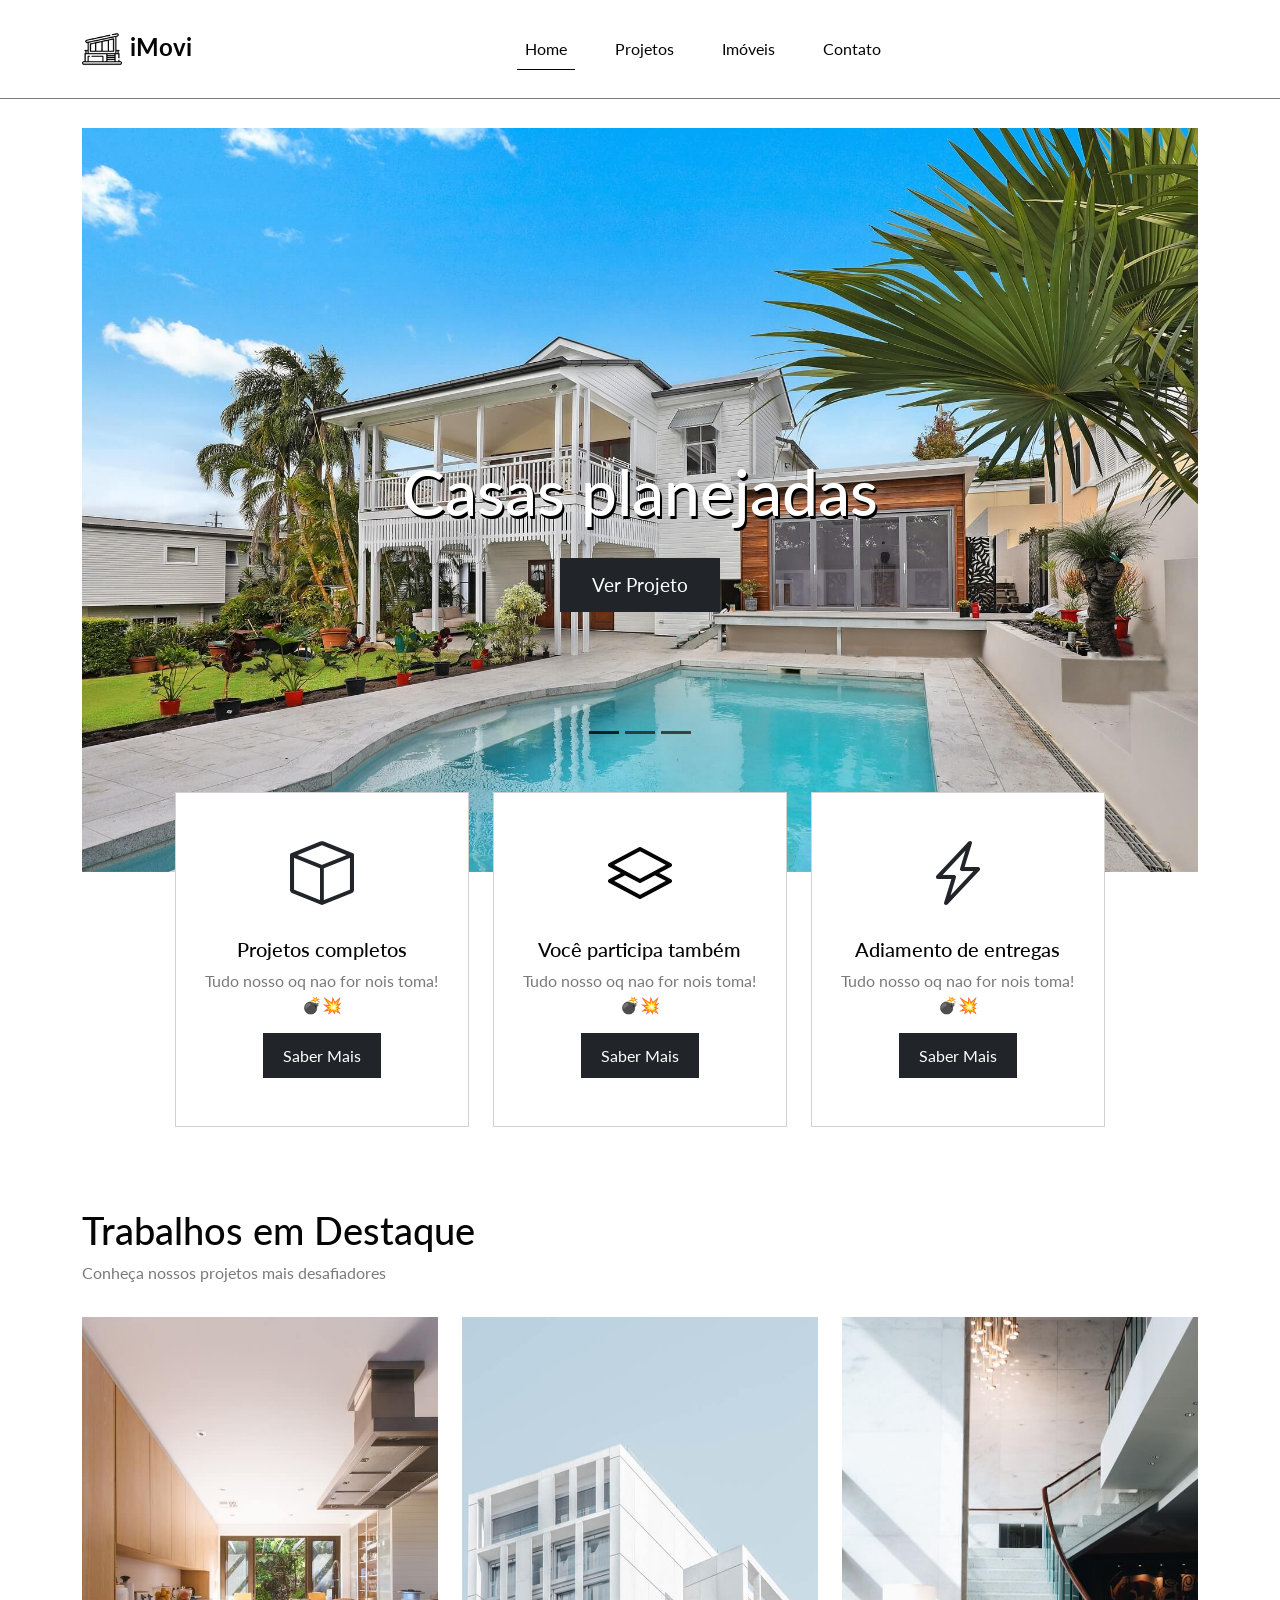
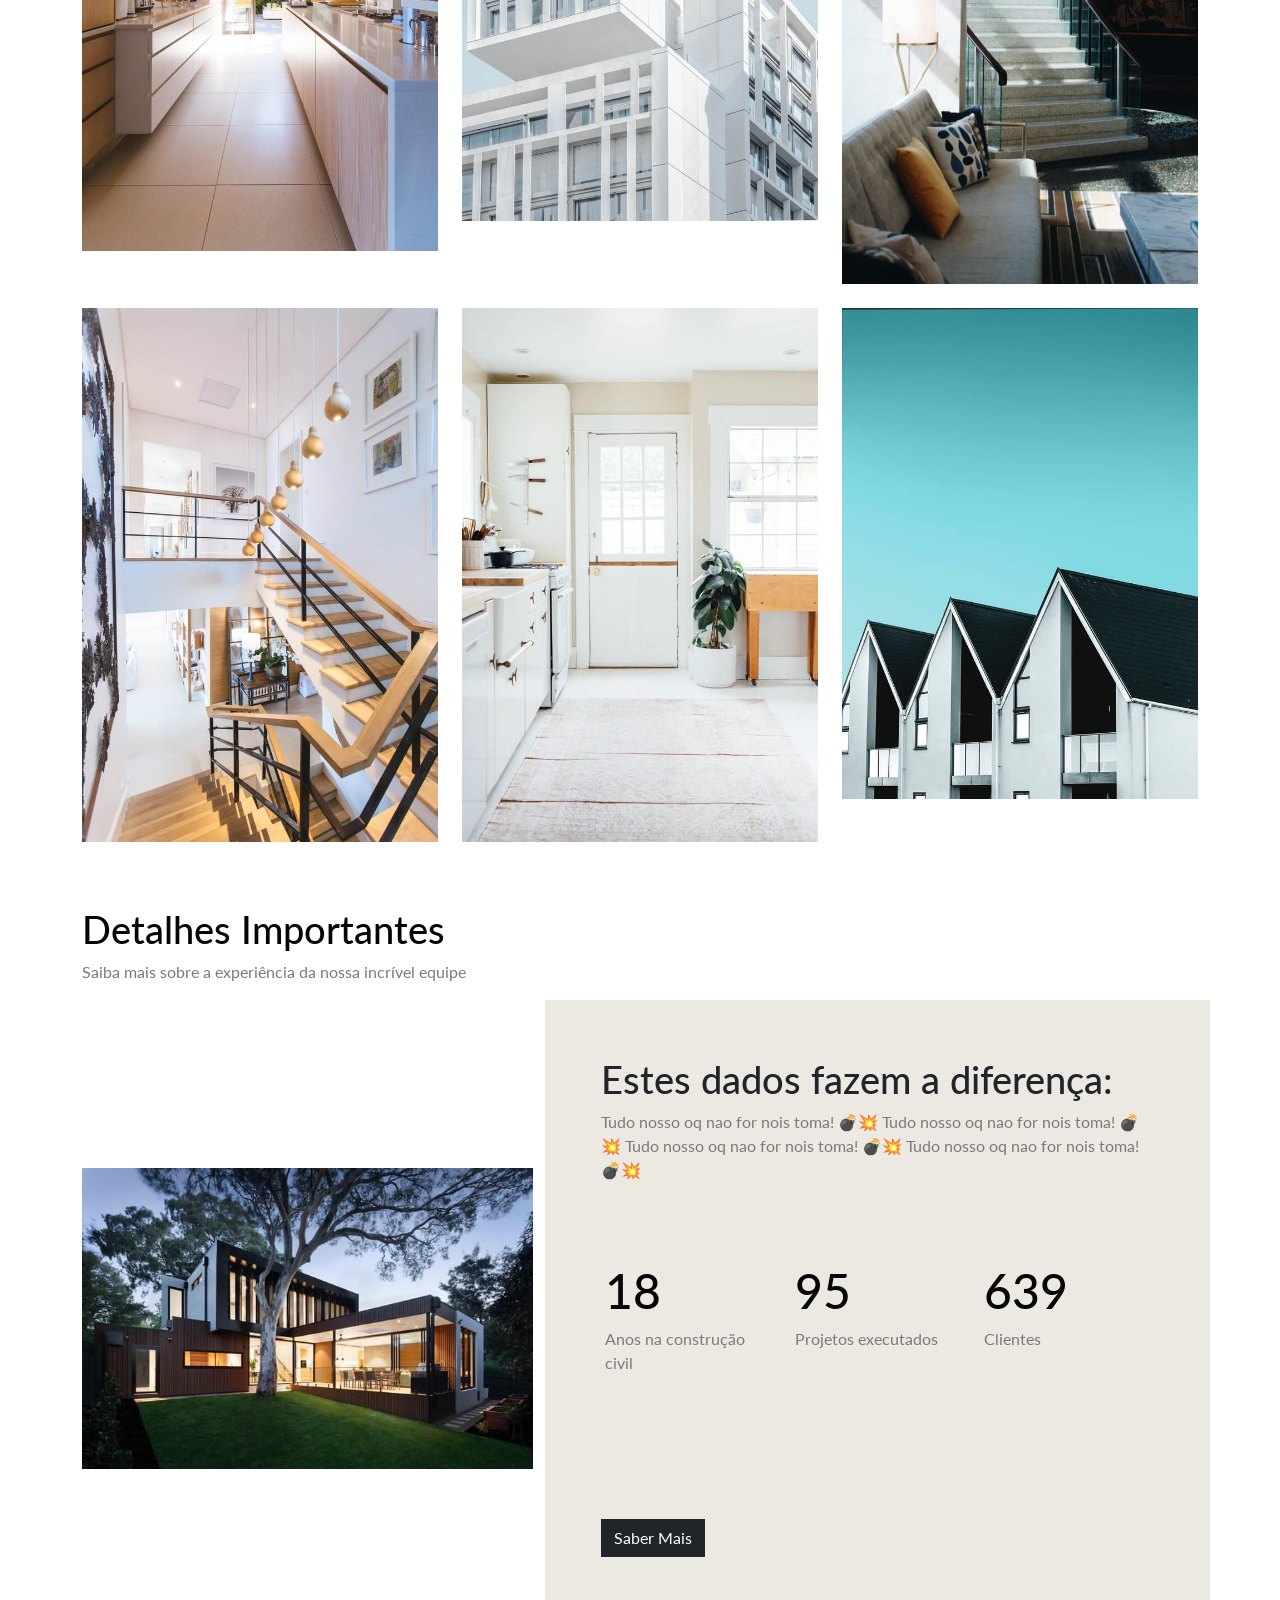
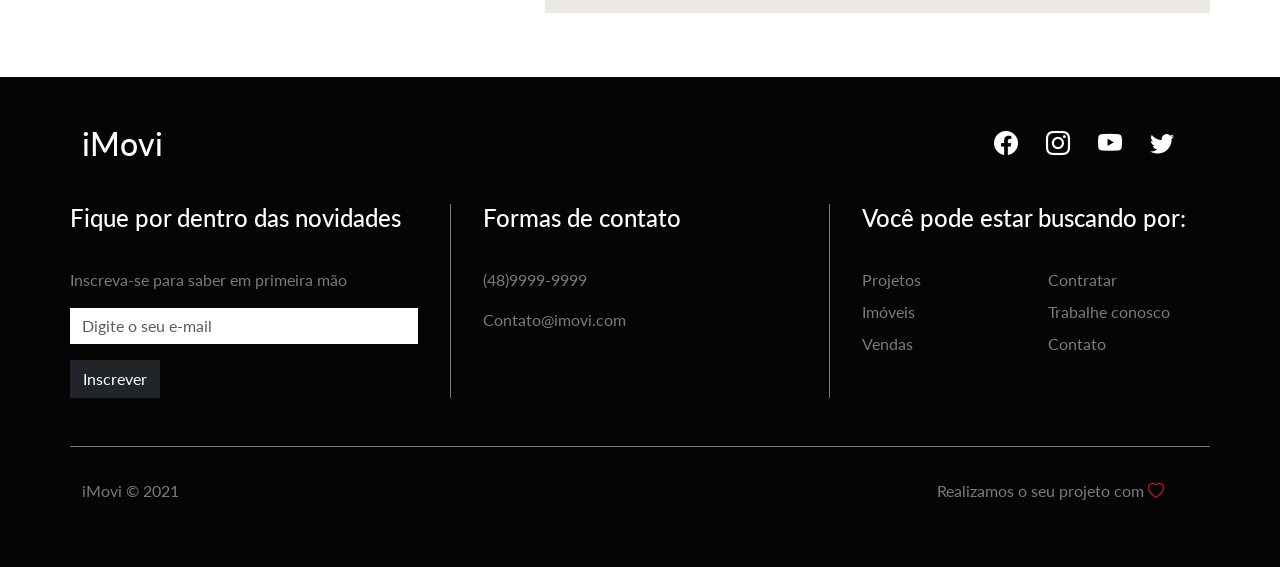
<file: ex13_projeto_imovi/index.html>
<!DOCTYPE html>
<html lang="pt-br">
  <head>
    <meta charset="UTF-8" />
    <meta http-equiv="X-UA-Compatible" content="IE=edge" />
    <meta name="viewport" content="width=device-width, initial-scale=1.0" />
    <title>iMovi</title>
    <link rel="shortcut icon" href="img/favicon.ico" type="image/x-icon" />
    <!-- Google fonts Lato -->
    <link rel="preconnect" href="https://fonts.googleapis.com" />
    <link rel="preconnect" href="https://fonts.gstatic.com" crossorigin />
    <link
      href="https://fonts.googleapis.com/css2?family=Lato:ital,wght@0,100;0,300;0,400;0,700;0,900;1,100;1,300;1,400;1,700;1,900&display=swap"
      rel="stylesheet"
    />
    <!-- CSS Bootstrap -->
    <link
      href="https://cdn.jsdelivr.net/npm/bootstrap@5.0.2/dist/css/bootstrap.min.css"
      rel="stylesheet"
      integrity="sha384-EVSTQN3/azprG1Anm3QDgpJLIm9Nao0Yz1ztcQTwFspd3yD65VohhpuuCOmLASjC"
      crossorigin="anonymous"
    />
    <!-- Bootstrap Icons -->
    <link
      rel="stylesheet"
      href="https://cdn.jsdelivr.net/npm/bootstrap-icons@1.5.0/font/bootstrap-icons.css"
    />
    <!-- CSS do projeto -->
    <link rel="stylesheet" href="css/styles.css" />
    <!-- JavaScript Bootstrap -->
    <script
      src="https://cdn.jsdelivr.net/npm/bootstrap@5.0.2/dist/js/bootstrap.bundle.min.js"
      integrity="sha384-MrcW6ZMFYlzcLA8Nl+NtUVF0sA7MsXsP1UyJoMp4YLEuNSfAP+JcXn/tWtIaxVXM"
      crossorigin="anonymous"
    ></script>
  </head>
  <body>
    <!-- NAVBAR -->
    <nav class="navbar navbar-expand-lg fixed-top bg-primary-color" id="navbar">
      <div class="container py-3">
        <a class="navbar-brand" href="#">
          <img src="img/imovi-icon.png" alt="iMovi" />
          <span>iMovi</span>
        </a>
        <button 
          class="navbar-toggler"
          type="button"
          data-bs-toggle="collapse"
          data-bs-target="#navbar-items"
          aria-controls="navbar-items"
          aria-expanded="false"
          aria-label="Toggle navigation"
        >
          <i class="bi bi-list"></i>
        </button>
        <div class="collapse navbar-collapse" id="navbar-items">
          <ul class="navbar-nav me-auto mb-2 mb-lg-0">
            <li class="nav-item">
              <a class="nav-link active" aria-current="page" href="#">Home</a>
            </li>
            <li class="nav-item">
              <a class="nav-link" href="#">Projetos</a>
            </li>
            <li class="nav-item">
              <a class="nav-link" href="#">Imóveis</a>
            </li>
            <li class="nav-item">
              <a class="nav-link" href="#">Contato</a>
            </li>
          </ul>
        </div>
      </div>
    </nav>
    <!-- SLIDER -->
    <div class="container" id="slider-container">
      <div id="slider" class="carousel slide" data-bs-ride="carousel">
        <div class="carousel-indicators">
          <button
            type="button"
            data-bs-target="#slider"
            data-bs-slide-to="0"
            class="active"
            aria-current="true"
            aria-label="Slide 1"
          ></button>
          <button
            type="button"
            data-bs-target="#slider"
            data-bs-slide-to="1"
            aria-label="Slide 2"
          ></button>
          <button
            type="button"
            data-bs-target="#slider"
            data-bs-slide-to="2"
            aria-label="Slide 3"
          ></button>
        </div>
        <div class="carousel-inner">
          <div class="carousel-item active">
            <img src="img/banner-1.jpg" class="d-block w-100" alt="Casa 1" />
            <div class="carousel-caption">
              <h5>Casas planejadas</h5>
              <a href="#" class="btn btn-dark">Ver Projeto</a>
            </div>
          </div>
          <div class="carousel-item">
            <img src="img/banner-2.jpg" class="d-block w-100" alt="Casa 2" />
            <div class="carousel-caption">
              <h5>Projetos Complexos</h5>
              <a href="#" class="btn btn-dark">Ver Projeto</a>
            </div>
          </div>
          <div class="carousel-item">
            <img src="img/banner-3.jpg" class="d-block w-100" alt="Casa 3" />
            <div class="carousel-caption">
              <h5>Projetos Inovadores</h5>
              <a href="#" class="btn btn-dark">Ver Projeto</a>
            </div>
          </div>
        </div>
        <button
          class="carousel-control-prev"
          type="button"
          data-bs-target="#slider"
          data-bs-slide="prev"
        >
          <i class="bi bi-chevron-compact-left"></i>
          <span class="visually-hidden">Previous</span>
        </button>
        <button
          class="carousel-control-next"
          type="button"
          data-bs-target="#slider"
          data-bs-slide="next"
        >
          <i class="bi bi-chevron-compact-right"></i>
          <span class="visually-hidden">Next</span>
        </button>
      </div>
      <div class="col-12 col-md-10 offset-md-1" id="mini-banners">
        <div class="row">
          <div class="col-12 col-md-4">
            <div class="card text-center">
              <i class="bi bi-box bg-primary-color"></i>
              <div class="card-body">
                <h5 class="card-title primary-color">Projetos completos</h5>
                <p class="card-text secondary-color">
                  Tudo nosso oq nao for nois toma! 💣💥
                </p>
                <a href="#" class="btn btn-dark">Saber Mais</a>
              </div>
            </div>
          </div>
          <div class="col-12 col-md-4">
            <div class="card text-center">
              <i class="bi bi-layers primary-color"></i>
              <div class="card-body">
                <h5 class="card-title primary-color">Você participa também</h5>
                <p class="card-text secondary-color">
                  Tudo nosso oq nao for nois toma! 💣💥
                </p>
                <a href="#" class="btn btn-dark">Saber Mais</a>
              </div>
            </div>
          </div>
          <div class="col-12 col-md-4">
            <div class="card text-center">
              <i class="bi bi-lightning-charge"></i>
              <div class="card-body primary-color">
                <h5 class="card-title primary-color">
                  Adiamento de entregas
                </h5>
                <p class="card-text secondary-color">
                  Tudo nosso oq nao for nois toma! 💣💥
                </p>
                <a href="#" class="btn btn-dark">Saber Mais</a>
              </div>
            </div>
          </div>
        </div>
      </div>
    </div>
    <!-- DESTAQUES -->
    <div class="container" id="featured-container">
      <div class="col-12">
        <h2 class="title primary-color">Trabalhos em Destaque</h2>
        <p class="subtitle secondary-color">
          Conheça nossos projetos mais desafiadores
        </p>
      </div>
      <div class="col-12" id="featured-images">
        <div class="row g-4">
          <div class="col-12 col-md-4">
            <img src="img/project-1.jpg" alt="projeto 1" class="img-fluid" />
            <div class="banner-content">
              <p class="secondary-color">Categoria</p>
              <h3>Nome do Projeto</h3>
            </div>
          </div>
          <div class="col-12 col-md-4">
            <img src="img/project-2.jpg" alt="projeto 2" class="img-fluid" />
            <div class="banner-content">
              <p class="secondary-color">Categoria</p>
              <h3>Nome do Projeto</h3>
            </div>
          </div>
          <div class="col-12 col-md-4">
            <img src="img/project-3.jpg" alt="projeto 3" class="img-fluid" />
            <div class="banner-content">
              <p class="secondary-color">Categoria</p>
              <h3>Nome do Projeto</h3>
            </div>
          </div>
          <div class="col-12 col-md-4">
            <img src="img/project-4.jpg" alt="projeto 4" class="img-fluid" />
            <div class="banner-content">
              <p class="secondary-color">Categoria</p>
              <h3>Nome do Projeto</h3>
            </div>
          </div>
          <div class="col-12 col-md-4">
            <img src="img/project-5.jpg" alt="projeto 5" class="img-fluid" />
            <div class="banner-content">
              <p class="secondary-color">Categoria</p>
              <h3>Nome do Projeto</h3>
            </div>
          </div>
          <div class="col-12 col-md-4">
            <img src="img/project-6.jpg" alt="projeto 6" class="img-fluid" />
            <div class="banner-content">
              <p class="secondary-color">Categoria</p>
              <h3>Nome do Projeto</h3>
            </div>
          </div>
        </div>
      </div>
    </div>
    <!-- INFO -->
    <div class="container" id="info-container">
      <div class="col-12">
        <h2 class="title primary-color">Detalhes Importantes</h2>
        <p class="subtitle secondary-color">
          Saiba mais sobre a experiência da nossa incrível equipe
        </p>
      </div>
      <div class="col-12">
        <div class="row">
          <div class="col-12 col-md-5" id="info-banner">
            <img src="img/infobanner.jpg" alt="Informações" class="img-fluid" />
          </div>
          <div class="col-12 col-md-7 bg-secondary-color" id="info-content">
            <div class="row">
              <div class="col-12">
                <h2 class="title">Estes dados fazem a diferença:</h2>
                <p class="subtitle secondary-color">
                  Tudo nosso oq nao for nois toma! 💣💥
                  Tudo nosso oq nao for nois toma! 💣💥
                  Tudo nosso oq nao for nois toma! 💣💥
                  Tudo nosso oq nao for nois toma! 💣💥
                </p>
              </div>
              <div class="col-12" id="info-numbers">
                <div class="row">
                  <div class="col-4">
                    <h3 class="primary-color">18</h3>
                    <p class="secondary-color">Anos na construção civil</p>
                  </div>
                  <div class="col-4">
                    <h3 class="primary-color">95</h3>
                    <p class="secondary-color">Projetos executados</p>
                  </div>
                  <div class="col-4">
                    <h3 class="primary-color">639</h3>
                    <p class="secondary-color">Clientes</p>
                  </div>
                </div>
              </div>
              <div class="col-12">
                <a class="btn btn-dark">Saber Mais</a>
              </div>
            </div>
          </div>
        </div>
      </div>
    </div>
    <!-- FOOTER -->
    <footer class="container-fluid bg-dark-color" id="footer">
      <div class="container">
        <div class="row">
          <!-- FOOTER TOP -->
          <div class="col-12" id="footer-top">
            <div class="row justify-content-between">
              <div class="col-4">
                <h2>
                  iMovi
                </h2>
              </div>
              <div class="col-4" id="social-icons">
                <i class="bi bi-facebook"></i>
                <i class="bi bi-instagram"></i>
                <i class="bi bi-youtube"></i>
                <i class="bi bi-twitter"></i>
              </div>
            </div>
          </div>
          <!-- FOOTER DETAILS -->
          <div class="col-12" id="footer-details">
            <div class="row">
              <div class="col-12 col-md-4" id="news-container">
                <h4>Fique por dentro das novidades</h4>
                <p class="secondary-color">
                  Inscreva-se para saber em primeira mão
                </p>
                <form>
                  <div class="mb-3">
                    <input
                      type="email"
                      class="form-control"
                      placeholder="Digite o seu e-mail"
                    />
                  </div>
                  <button class="btn btn-dark">Inscrever</button>
                </form>
              </div>
              <div class="col-12 col-md-4" id="contact-container">
                <h4>Formas de contato</h4>
                <p class="secondary-color">(48)9999-9999</p>
                <p class="secondary-color">Contato@imovi.com</p>
              </div>
              <div class="col-12 col-md-4" id="links-container">
                <div class="row">
                  <h4>Você pode estar buscando por:</h4>
                  <div class="col-6">
                    <ul class="list-unstyled">
                      <li><a href="#" class="secondary-color">Projetos</a></li>
                      <li><a href="#" class="secondary-color">Imóveis</a></li>
                      <li><a href="#" class="secondary-color">Vendas</a></li>
                    </ul>
                  </div>
                  <div class="col-6">
                    <ul class="list-unstyled">
                      <li><a href="#" class="secondary-color">Contratar</a></li>
                      <li>
                        <a href="#" class="secondary-color">Trabalhe conosco</a>
                      </li>
                      <li><a href="#" class="secondary-color">Contato</a></li>
                    </ul>
                  </div>
                </div>
              </div>
            </div>
          </div>
          <!-- FOOTER BOTTOM -->
          <div class="col-12" id="footer-bottom">
            <div class="row justify-content-between">
              <div class="col-12 col-md-3">
                <p class="secondary-color">iMovi &copy; 2021</p>
              </div>
              <div class="col-12 col-md-3">
                <p class="secondary-color">
                  Realizamos o seu projeto com
                  <i class="bi bi-heart"></i>
                </p>
              </div>
            </div>
          </div>
        </div>
      </div>
    </footer>
  </body>
</html>
</file>
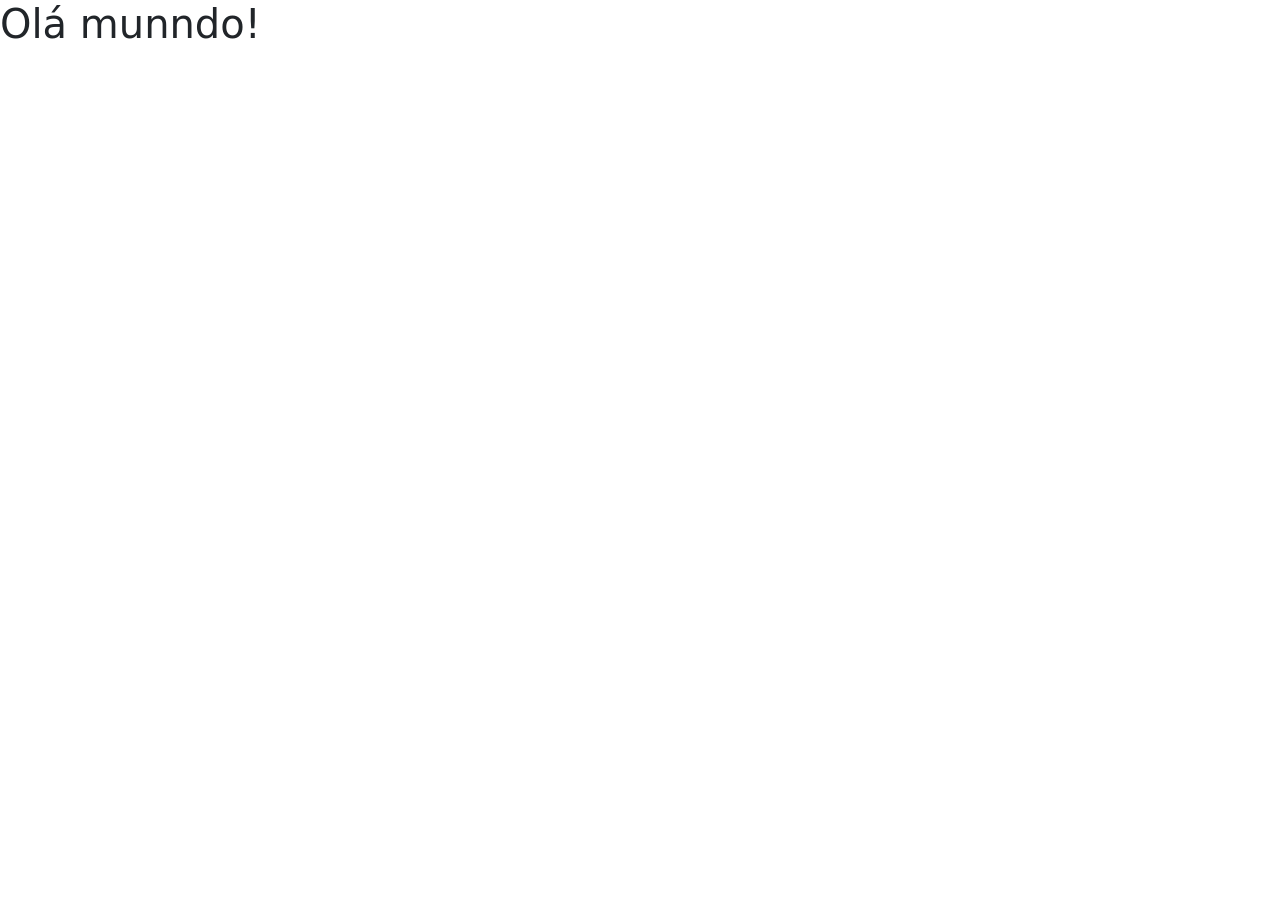
<file: ex1b__instalacao_npm/index.html>
<!DOCTYPE html>
<html lang="pt-br">
<head>
    <meta charset="UTF-8">
    <meta name="viewport" content="width=device-width, initial-scale=1.0">
    <title>Bootstrap com NPM</title>

    <!-- 1ª Digitação (Aqui) -->
    <link rel="stylesheet" href="node_modules/bootstrap/dist/css/bootstrap.css">
</head>
<body>
    
    <!-- Para instalar via NPM -->
    <!-- npm install bootstrap@5.3.3 -->

    <!-- 2ª Digitação (Aqui) -->
    <h1>Olá munndo!</h1>
</body>
</html>
</file>
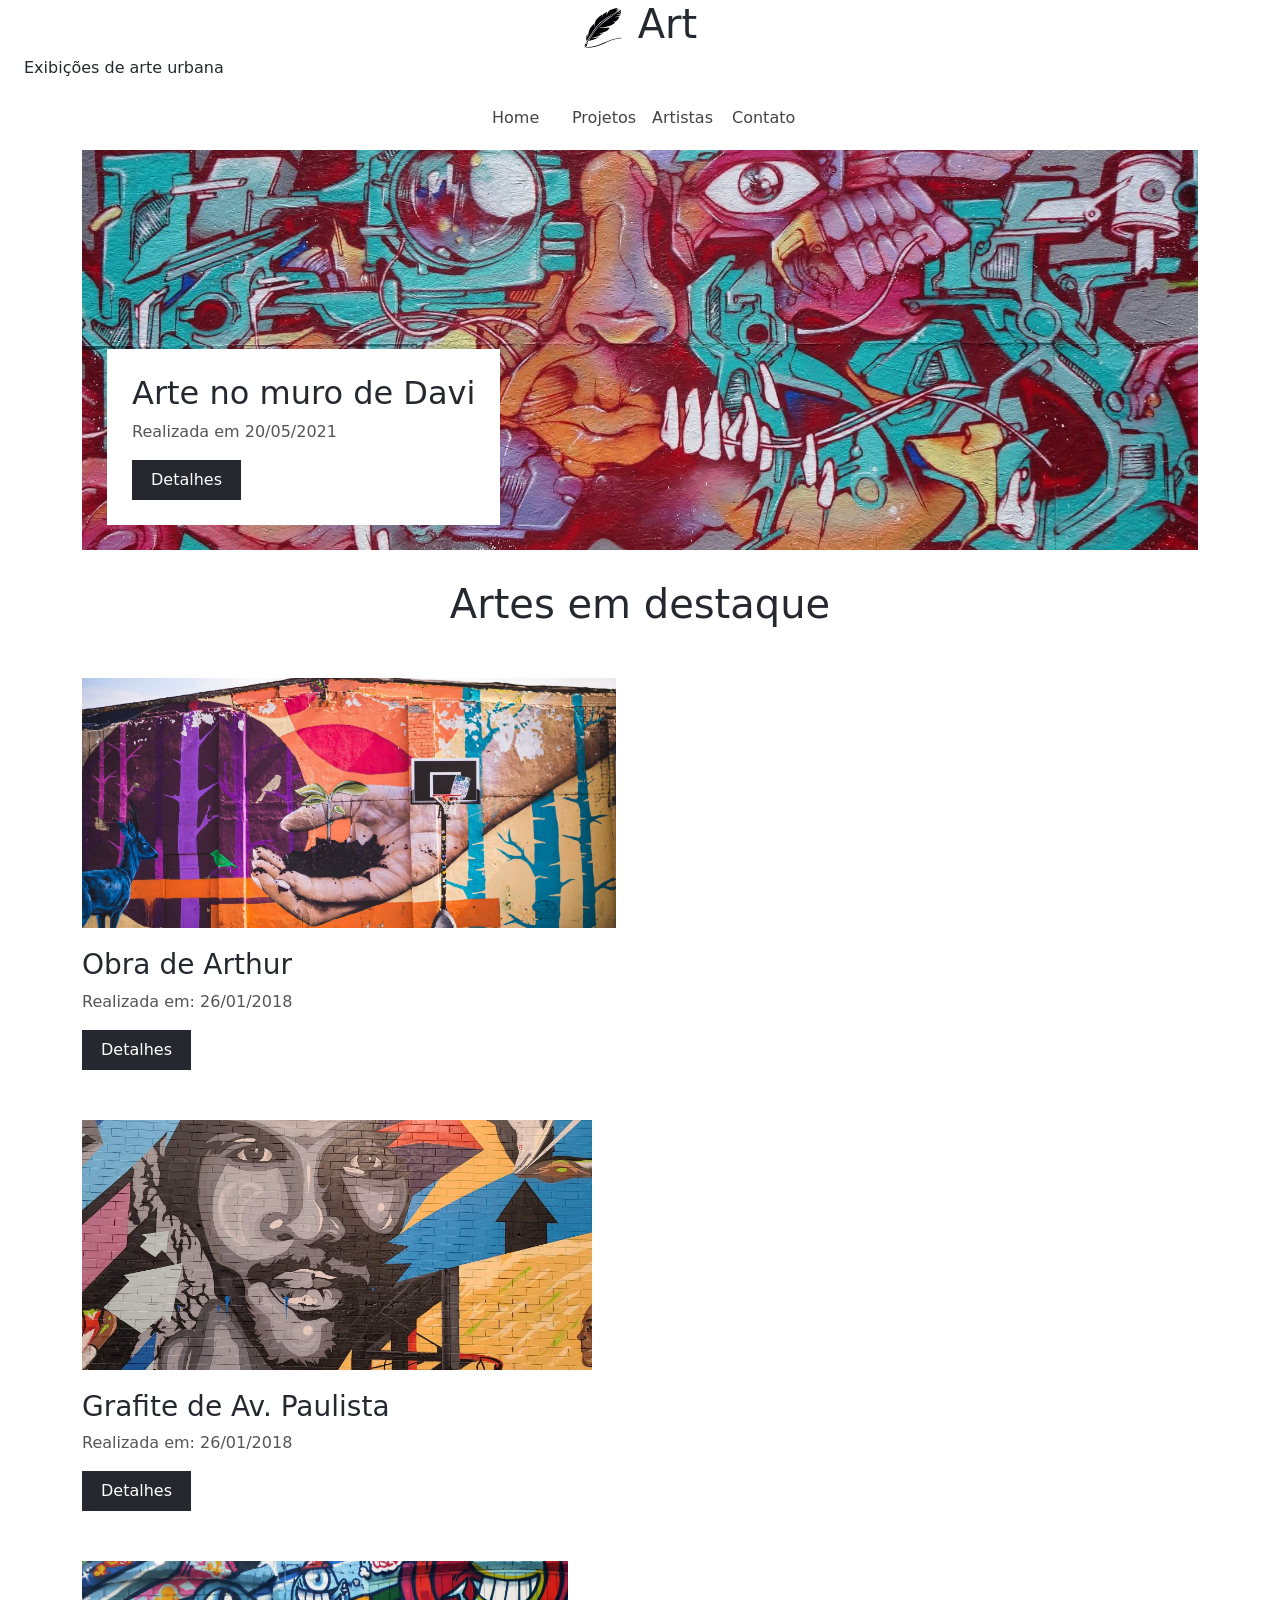
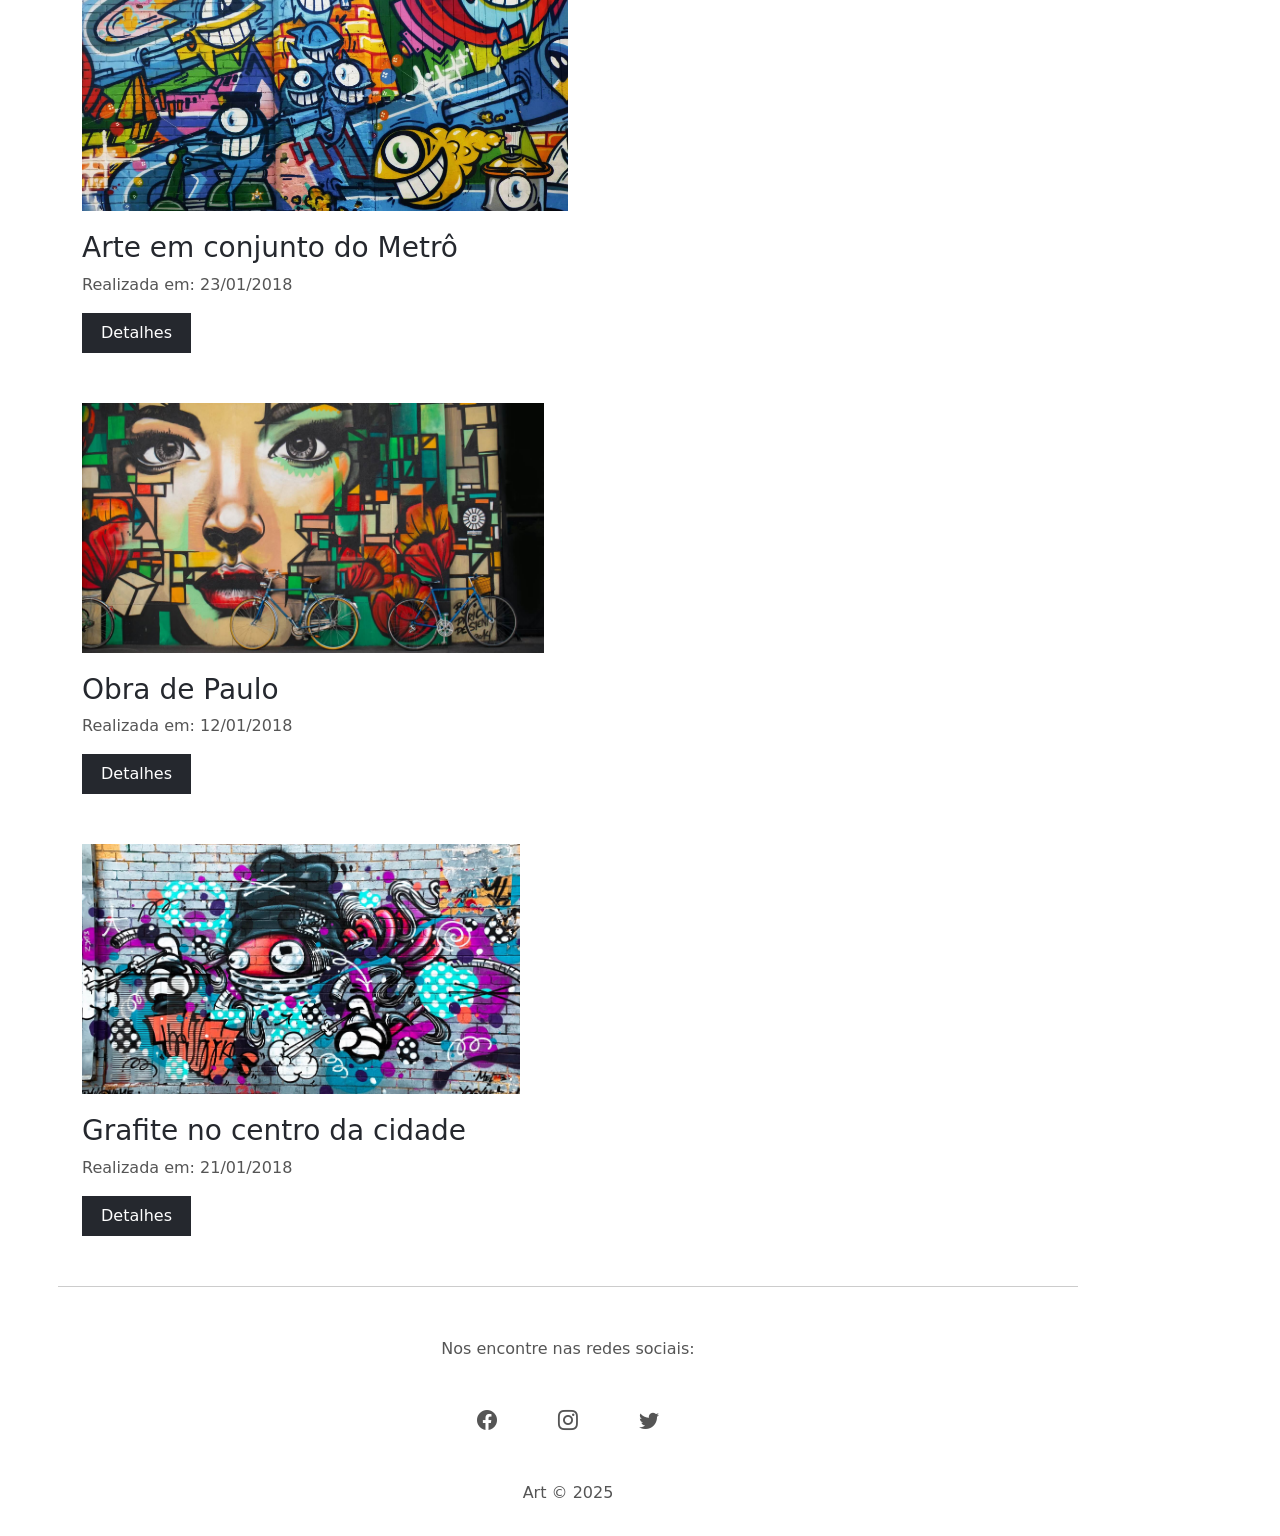
<file: ex11_projeto_art/Art_(Alunos)/index.html>
<!DOCTYPE html>
<html lang="pt-br">
<head>
  <meta charset="UTF-8">
  <meta http-equiv="X-UA-Compatible" content="IE=edge">
  <meta name="viewport" content="width=device-width, initial-scale=1.0">
  <!-- Fav icon -->
  <link rel="shortcut icon" href="img/favicon.ico" type="image/x-icon">
  <!-- Bootstrap -->
  <link href="https://cdn.jsdelivr.net/npm/bootstrap@5.3.3/dist/css/bootstrap.min.css" rel="stylesheet">
  <!-- Bootstrap ícones -->
  <link rel="stylesheet" href="https://cdn.jsdelivr.net/npm/bootstrap-icons@1.11.3/font/bootstrap-icons.css">
  <!-- CSS -->
  <link rel="stylesheet" href="css/styles.css">
  <title>Art</title>
</head>
<body>

<!-- HEADER -->
 
<div class="container-fluid">
  <header class="container-fluid">
    <div id="logo-container">
      <img id="logo" src="img/art_logo.svg" alt="Art">
      <h1>Art</h1>
    </div>
    <p>Exibições de arte urbana</p>
  </header>
  <nav id="navbar" class="container">
    <div class="row justify-content-center">
      <a href="#">Home</a>
      <a href="#">Projetos</a>
      <a href="#">Artistas</a>
      <a href="#">Contato</a>
    </div>
  </nav>
</div>

<!-- MAIN IMAGE -->
 <div class="container" id="main-image-container">
  <div class="main-image center-image">
    <div class="main-image-info">
      <h2>Arte no muro de Davi</h2>
      <p class="secondary-color">Realizada em 20/05/2021</p>
      <a class="btn" href="#">Detalhes</a>
    </div>
  </div>
 </div>

 <!-- GALLERY -->
  <div class="container" id="gallery-container">
    <div class="col-12">
      <h1>Artes em destaque</h1>
    </div>

    <div class="row gx-md-5">
      <div class="col-xs-12 col-md-6">
        <div class="small-image-container center-image" id="img-2"></div>
        <h3>Obra de Arthur</h3>
        <p class="secondary-color">Realizada em: 26/01/2018</p>
        <a class="btn" href="#">Detalhes</a>
      </div>
    <div class="row gx-md-5">
      <div class="col-xs-12 col-md-6">
        <div class="small-image-container center-image" id="img-3"></div>
        <h3>Grafite de Av. Paulista</h3>
        <p class="secondary-color">Realizada em: 26/01/2018</p>
        <a class="btn" href="#">Detalhes</a>
      </div>
    <div class="row gx-md-5">
      <div class="col-xs-12 col-md-6">
        <div class="small-image-container center-image" id="img-4"></div>
        <h3>Arte em conjunto do Metrô</h3>
        <p class="secondary-color">Realizada em: 23/01/2018</p>
        <a class="btn" href="#">Detalhes</a>
      </div>
    <div class="row gx-md-5">
      <div class="col-xs-12 col-md-6">
        <div class="small-image-container center-image" id="img-5"></div>
        <h3>Obra de Paulo</h3>
        <p class="secondary-color">Realizada em: 12/01/2018</p>
        <a class="btn" href="#">Detalhes</a>
      </div>
    <div class="row gx-md-5">
      <div class="col-xs-12 col-md-6">
        <div class="small-image-container center-image" id="img-6"></div>
        <h3>Grafite no centro da cidade</h3>
        <p class="secondary-color">Realizada em: 21/01/2018</p>
        <a class="btn" href="#">Detalhes</a>
      </div>
    </div>

    <!-- FOOTER -->
     <footer class="container">
      <p class="secondary-color">Nos encontre nas redes sociais:</p>
      <div class="row justify-content-center" id="social-icons-container">
        <div class="col-1">
          <a href="#"><i class="bi bi-facebook secondary-color"></i></a>
        </div>
        <div class="col-1">
          <a href="#"><i class="bi bi-instagram secondary-color"></i></a>
        </div>
        <div class="col-1">
          <a href="#"><i class="bi bi-twitter secondary-color"></i></a>
        </div>
      </div>
      <p class="secondary-color">Art &copy; 2025</p>
     </footer>
  </div>
</body>
</html>
</file>
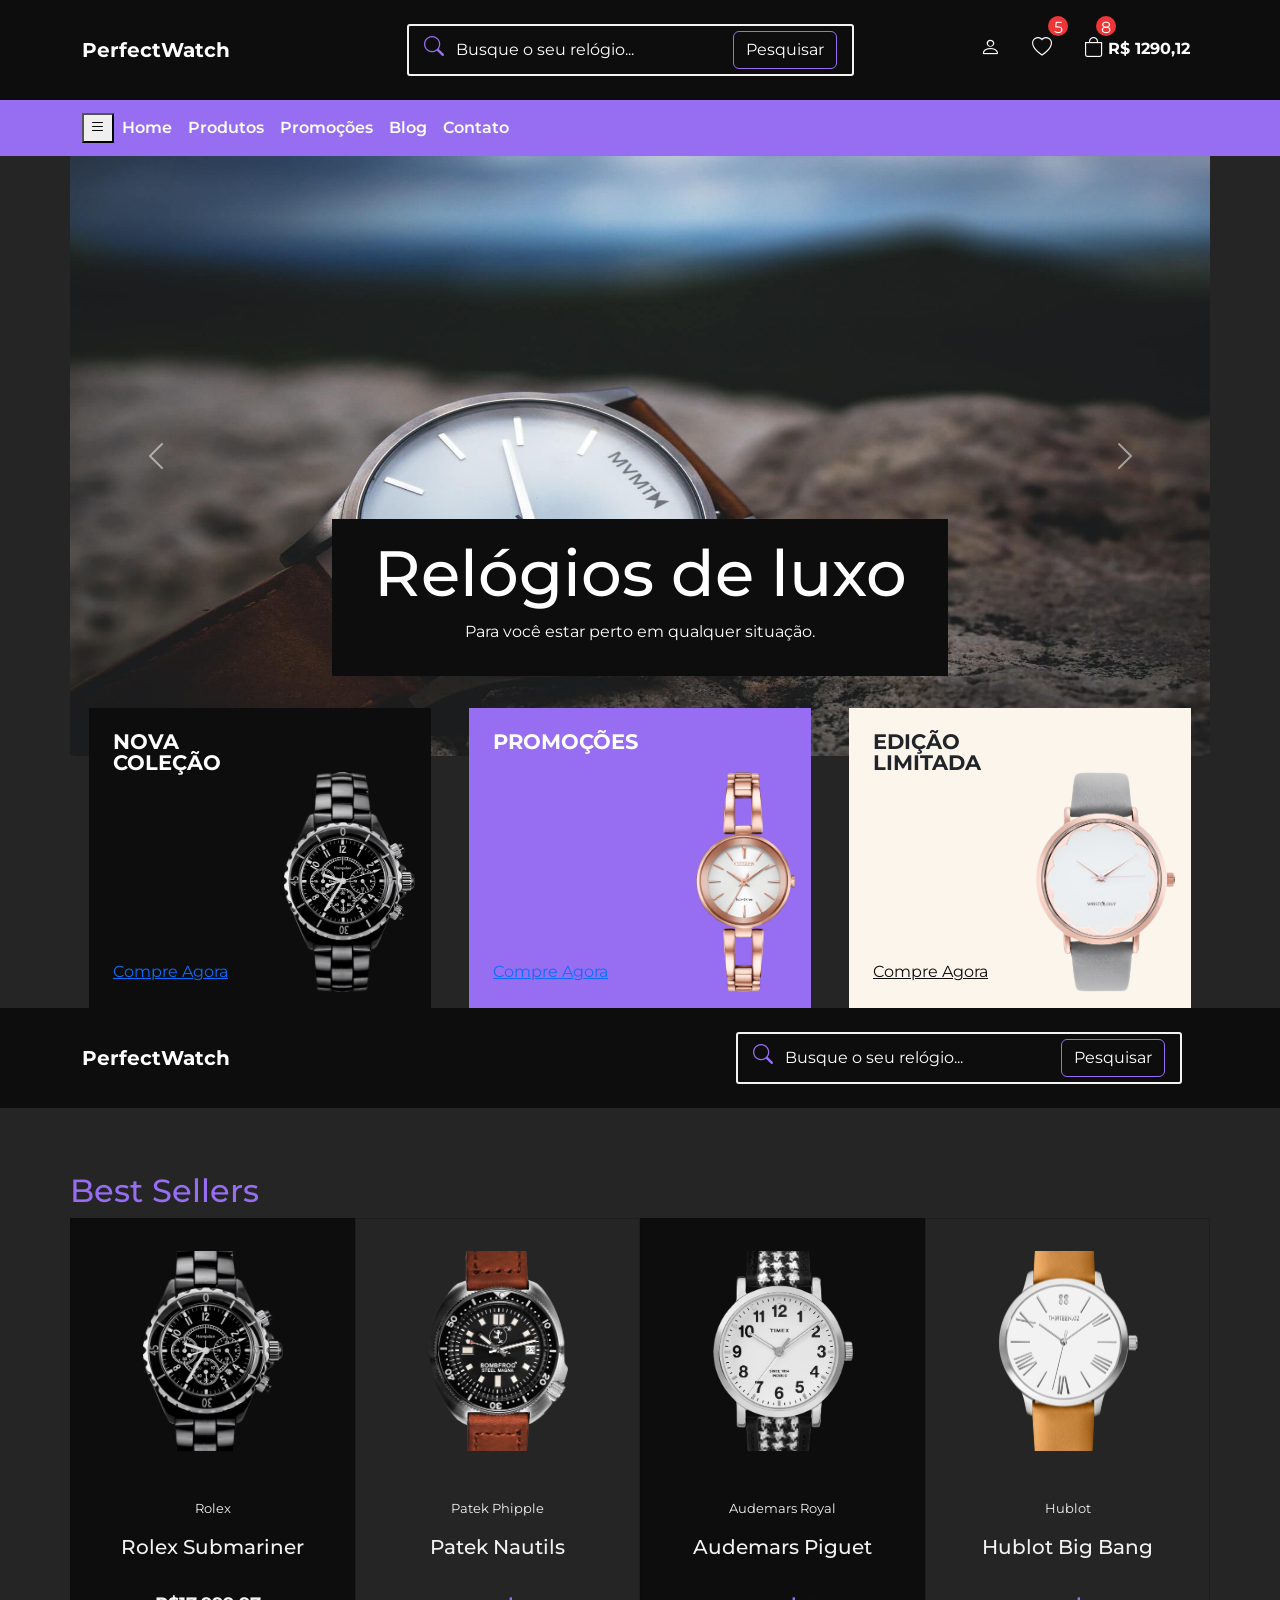
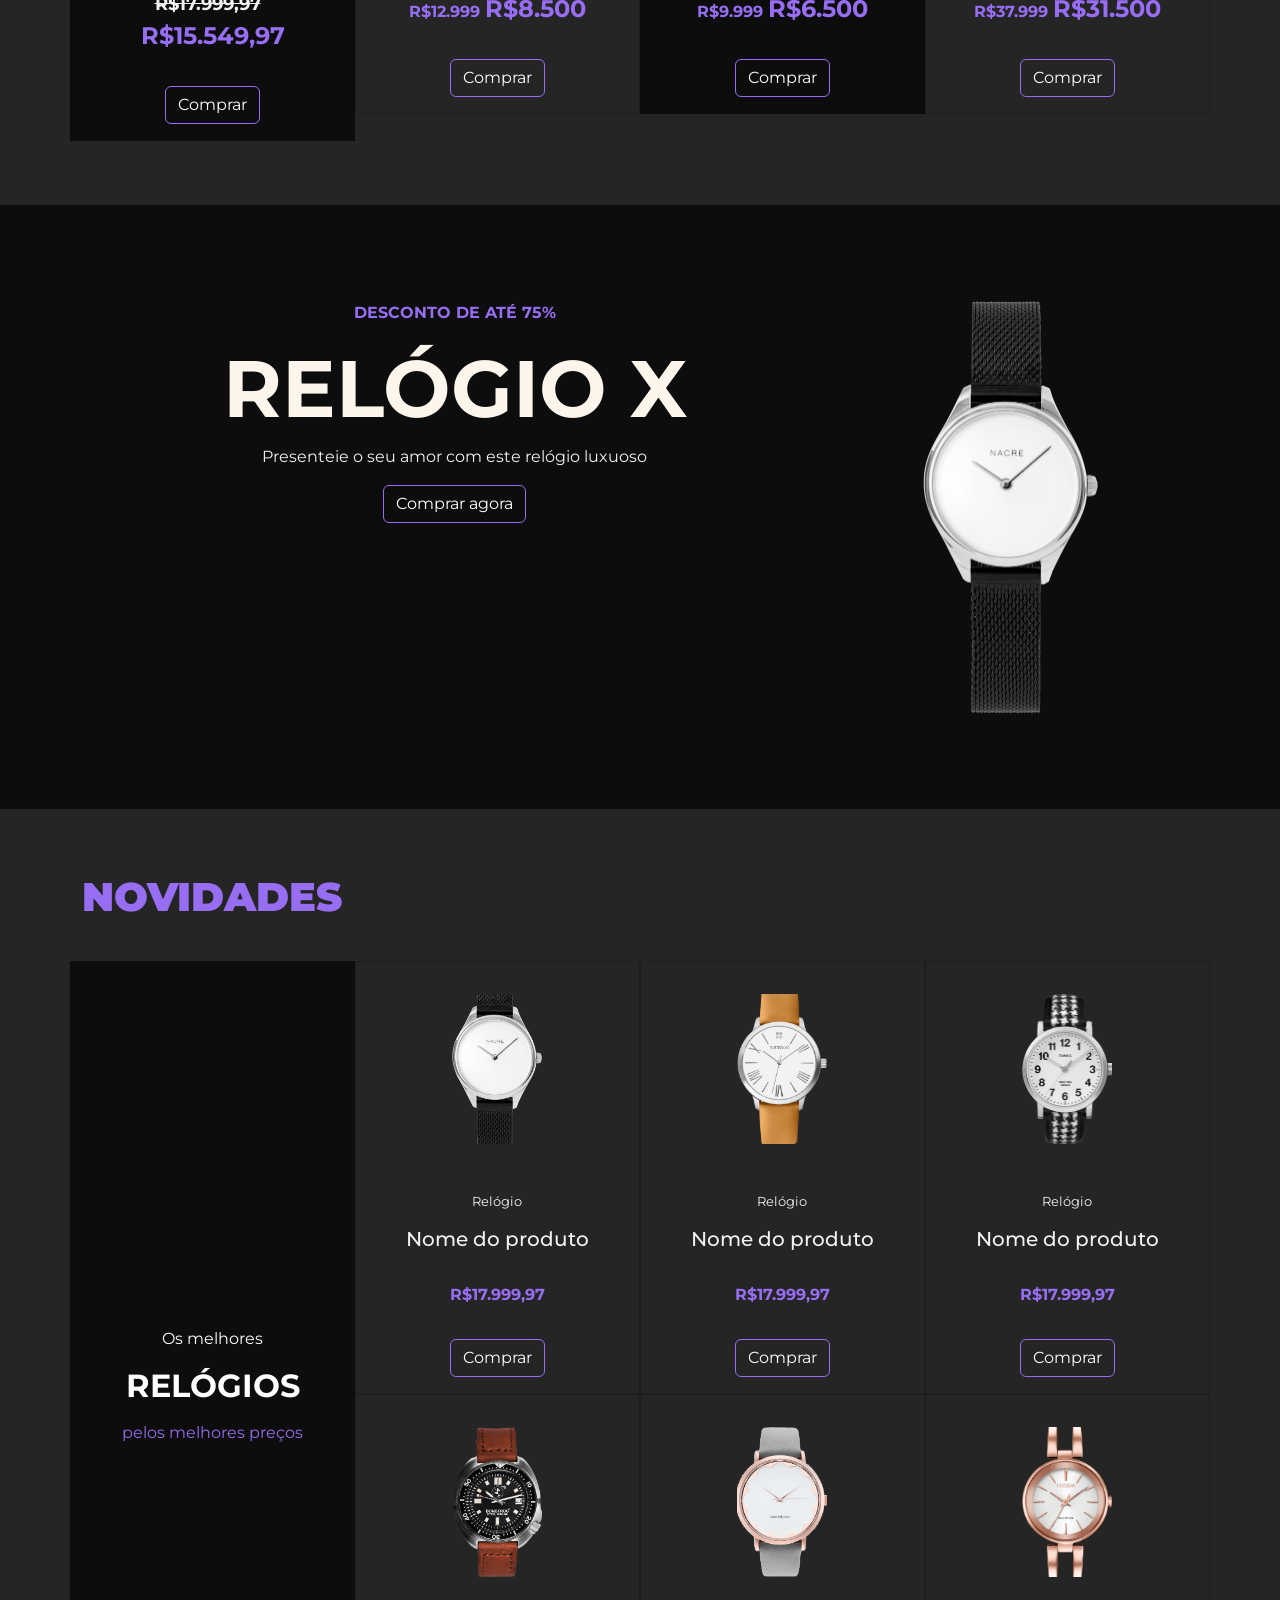
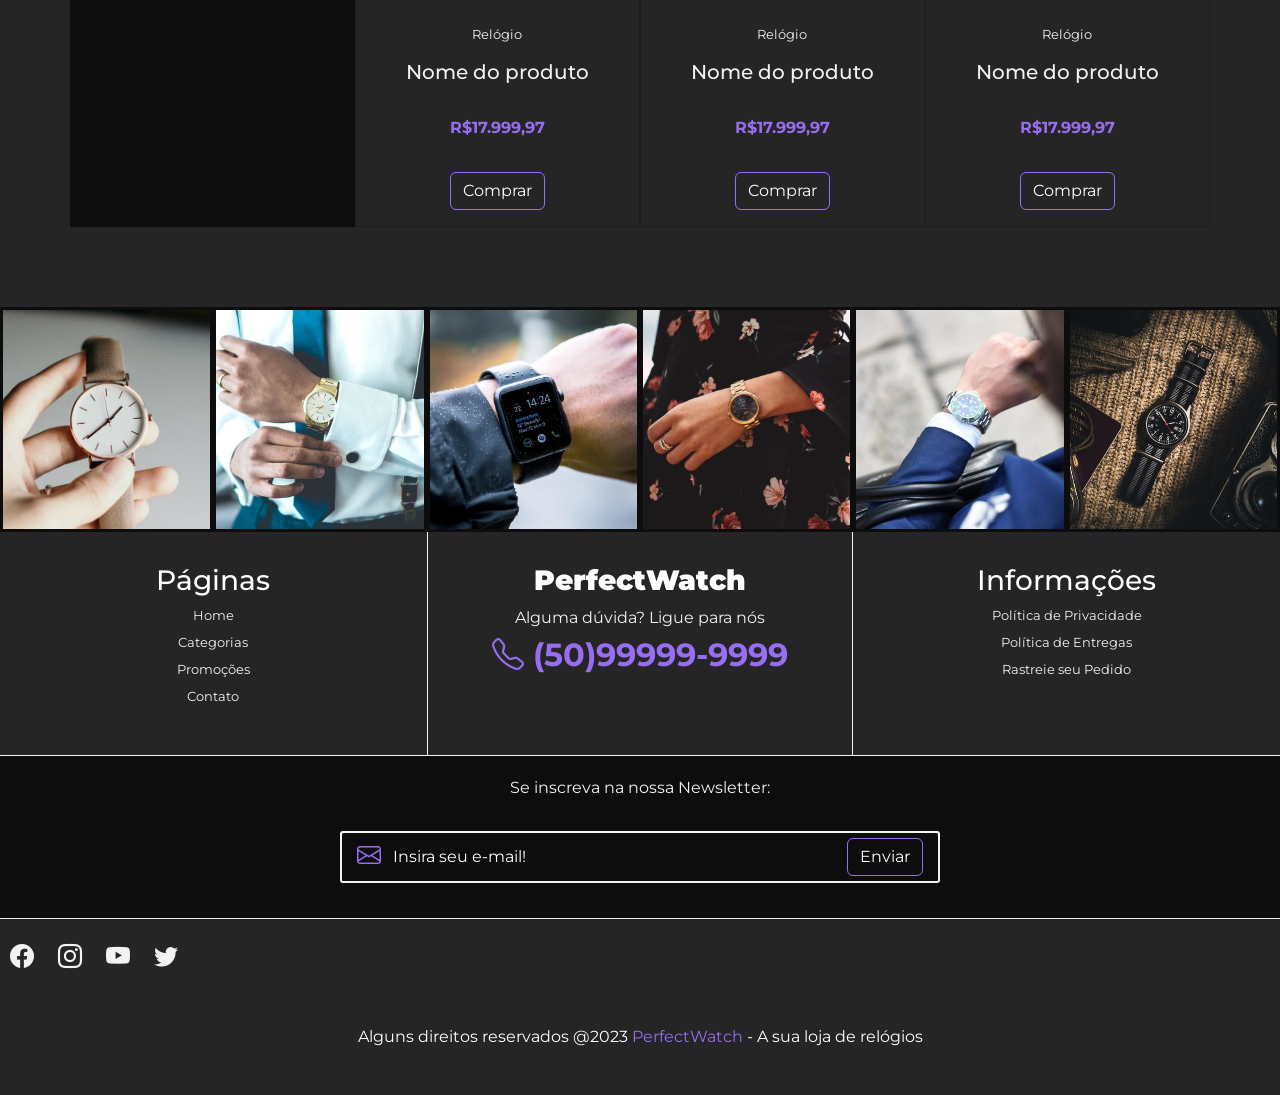
<file: ex12_projeto-perfectwatch/PerfectWatch (Completo)/PerfectWatch (Completo)/index.html>
<!DOCTYPE html>
<html lang="pt-br">
<head>
  <meta charset="UTF-8">
  <meta http-equiv="X-UA-Compatible" content="IE=edge">
  <meta name="viewport" content="width=device-width, initial-scale=1.0">
  <title>PerfectWatch</title>

  <!-- Favicon -->
  <link rel="shortcut icon" href="img/favicon.ico" type="image/x-icon">

  <!-- Google fonts -->
  <link rel="preconnect" href="https://fonts.googleapis.com">
  <link rel="preconnect" href="https://fonts.gstatic.com" crossorigin>
  <link href="https://fonts.googleapis.com/css2?family=Montserrat:ital,wght@0,100;0,200;0,300;0,400;0,500;0,600;0,700;0,800;0,900;1,100;1,200;1,300;1,400;1,500;1,600;1,700;1,800;1,900&display=swap" rel="stylesheet">

  <!-- Link (Bootstrap) -->
  <link href="https://cdn.jsdelivr.net/npm/bootstrap@5.3.1/dist/css/bootstrap.min.css" rel="stylesheet" integrity="sha384-4bw+/aepP/YC94hEpVNVgiZdgIC5+VKNBQNGCHeKRQN+PtmoHDEXuppvnDJzQIu9" crossorigin="anonymous">
  
  <!-- Link para (Bootstrap Icons) -->
  <link rel="stylesheet" href="https://cdn.jsdelivr.net/npm/bootstrap-icons@1.10.5/font/bootstrap-icons.css">

  <!-- Link CSS (Próprio) -->
  <link rel="stylesheet" href="css/styles.css">

  <!-- JavaScript Bundle with Popper -->
  <script src="https://cdn.jsdelivr.net/npm/bootstrap@5.3.1/dist/js/bootstrap.bundle.min.js" integrity="sha384-HwwvtgBNo3bZJJLYd8oVXjrBZt8cqVSpeBNS5n7C8IVInixGAoxmnlMuBnhbgrkm" crossorigin="anonymous" defer></script>
  
</head>
<body>
  <!-- NAVBAR -->
  <!-- Primeira Barra de Navegação -->
  <nav class="navbar navbar-expand-lg destaque py-4 px-2" id="navbar">
    <div class="container">
      <!-- Marca ou Logo -->
      <a class="navbar-brand" href="#">PerfectWatch</a>

      <!-- Itens da barra de navegação -->
      <div id="navbar-items">
        <div></div> 

        <!-- Formulário de Busca -->
        <form class="d-flex" id="search-form">
          <i class="bi bi-search primary-color"></i>
          <input class="form-control me-2" type="search" placeholder="Busque o seu relógio..." aria-label="Search">
          <button class="btn secondary-bg-color" type="submit">Pesquisar</button>
        </form>

        <!-- Ícones da barra de navegação -->
        <ul class="navbar-nav mb-2 mb-lg-0">
          <li class="nav-item">
            <a class="nav-link" href="#">
              <i class="bi bi-person"></i>
            </a>
          </li>
          <li class="nav-item">
            <a class="nav-link" href="#">
              <i class="bi bi-heart"></i>
            </a>
            <span class="qty-info">5</span>
          </li>
          <li class="nav-item" id="bag-item">
            <a class="nav-link" href="#">
              <i class="bi bi-bag"></i>
              <b>R$ 1290,12</b>
            </a>
            <span class="qty-info">8</span>
          </li>
        </ul>
      </div>
    </div>
  </nav>

  <!-- Barra de Navegação Inferior -->
  <nav class="navbar navbar-expand-lg secondary-bg-color p-2" id="bottom-navbar-container">
    <div class="container">
      <!-- Botão para mostrar/esconder o menu -->
      <button class="mnavbar-toggler" type="button" data-bs-toggle="collapse" data-bs-target="#bottom-navbar" aria-controls="bottom-navbar" aria-expanded="false" aria-label="Toggle navigation">
        <i class="bi bi-list"></i>
      </button>

      <!-- Itens do menu de navegação inferior -->
      <ul class="navbar-nav mb-2 mb-lg-0 collapse navbar-collapse" id="bottom-navbar">
        <li class="bav-item sobre">
          <a class="nav-link" href="#">
            Home
          </a>
        </li>
        <li class="bav-item sobre">
          <a class="nav-link" href="#">
            Produtos
          </a>
        </li>
        <li class="bav-item sobre">
          <a class="nav-link" href="#">
            Promoções
          </a>
        </li>
        <li class="bav-item sobre">
          <a class="nav-link" href="#">
            Blog
          </a>
        </li>
        <li class="bav-item sobre">
          <a class="nav-link" href="#">
            Contato
          </a>
        </li>
      </ul>
    </div>
  </nav>

  <!-- BANNERS -->
  <div class="container" id="banners-container">
    <div id="slider" class="carousel slide" data-bs-ride="carousel">
      <div class="carousel-inner">
        <!-- Primeiro slide do carousel -->
        <div class="carousel-item active">
          <img src="img/banner1.jpg" class="d-block w-100 img-fluid" alt="...">
          <div class="carousel-caption destaque">
            <h5>Relógios de luxo</h5>
            <p>Para você estar perto em qualquer situação.</p>
          </div>
        </div>
        <!-- segundo slide do carousel -->
        <div class="carousel-item">
          <img src="img/banner3.jpg" class="d-block w-100 img-fluid" alt="...">
          <div class="carousel-caption destaque">
            <h5>Linha Importada</h5>
            <p>Conheça os melhores relógios suíços, com pronta entrega.</p>
          </div>
        </div>
      </div>
      <!-- Botões de controle para navegar entre slides -->
      <button class="carousel-control-prev" type="button" data-bs-target="#slider" data-bs-slide="prev">
        <span class="carousel-control-prev-icon" aria-hidden="true"></span>
        <span class="visually-hidden">Previous</span>
      </button>
      <button class="carousel-control-next" type="button" data-bs-target="#slider" data-bs-slide="next">
        <span class="carousel-control-next-icon" aria-hidden="true"></span>
        <span class="visually-hidden">Next</span>
      </button>
    </div>

   <!-- MINI BANNERS -->
    <div class="container" id="mini-banners">
      <!-- Linha de mini banners -->
       <div class="row justify-content-around">
        <!-- Mini banner 1 -->
        <div class="col-12 dark-bg-color" id="mini-banner-1">
          <h2>Nova Coleção</h2>
          <img src="img/relogio1.png" alt="Relógio 1">
          <a href="#">Compre Agora</a>
        </div>
        <!-- Mini banner 2 -->
        <div class="col-12 secondary-bg-color" id="mini-banner-2">
          <h2>Promoções</h2>
          <img src="img/relogio2.png" alt="Relógio 2">
          <a href="#">Compre Agora</a>
        </div>
        <!-- Mini banner 3 -->
        <div class="col-12 light-bg-color" id="mini-banner-3">
          <h2 class="text-dark">Edição limitada</h2>
          <a href="#">Compre Agora</a>
          <img src="img/relogio3.png" alt="Relógio 3">
        </div>
      </div>
    </div>
  </div>

  <!-- NAVBAR -->
 <!-- Primeira Barra de Navegação -->
  <nav class="navbar navbar-expand-lg destaque py-4 pc-2" id="navbar">
    <div class="container">
      <!-- Marca ou Logo -->
       <a class="navbar-brand" href="#">PerfectWatch</a>

       <!-- Itens da barra de navegação -->
        <div id="navbar-items">
          <div></div>

          <!-- Formulario de busca -->
           <form class="d-flex" id="search-form">
            <i class="bi bi-search primary-color"></i>
            <input class="form-control me-2" type="search" placeholder="Busque o seu relógio..." aria-label="Search">
            <button class="btn secondary-bg-color" type="submit">Pesquisar</button>
           </form>
        </div>

        <!-- Icones da barra navegação -->
         <ul class="navbar-nav mb-2 mb-lg-0">
          <li >

          </li>

         </ul>
    </div>
  </nav>





  <!-- _____________________________ -->
   <!-- BEST SELLERS -->

   <div class="container" id="best-sellers">
    <!-- TItulo da seção -->
     <h2 class="tittle primary-color">Best Sellers</h2>

     <!-- Linha com os produtos best sellers -->
      <div class="row">
        <!-- Primeiro produto -->
         <div class="col-12 col-md-3">
          <div class="card destaque">
            <img src="img/relogio1.png" class="card-img-top img-fluid" alt="Relógio">
            <div class="card-body">
              <!-- Categoria do produto -->
               <p class="card-category secondary-color">Rolex</p>
               <!-- Titulo do produto -->
                <h5 class="card-tittle secondary-color">Rolex Submariner</h5>
                <p class="card-text primary-color">
                  <!-- Preçp original e preço com desconto do produto -->
                   <span class="original-price">R$17.999,97</span>
                   <span class="discount-price">R$15.549,97</span>
                </p>

                <!-- Botão de compra do produto -->
                 <a href="#" class="btn btn-primary">Comprar</a>
            </div>
          </div>
         </div>

         <!-- Segndo produto -->
          <div class="col-12 col-md-3">
            <div class="card primary-bg-color">
              <img src="img/relogio4.png" class="card-img-top img-fluid" alt="Relógio">
              <div class="card-body">
                <!-- Categoria do produto -->
                 <p class="card-category secondary-color">Patek Phipple</p>
                 <!-- Titulo dp produto -->
                  <h5 class="card-tittle secondary-color">Patek Nautils</h5>
                  <p class="card-text primary-color">
                    <!-- Preço original e preço com desconto do produto -->
                     <span class="original-pricel">R$12.999</span>
                     <span class="discount-price">R$8.500</span>
                  </p>

                  <!-- Botão de compra do produto -->
                   <a href="#" class="btn btn-primary">Comprar</a>
              </div>
            </div>
          </div>

         <!-- Terceiro produto -->
          <div class="col-12 col-md-3">
            <div class="card destaque">
              <img src="img/relogio5.png" class="card-img-top img-fluid" alt="Relógio">
              <div class="card-body">
                <!-- Categoria do produto -->
                 <p class="card-category secondary-color">Audemars Royal</p>
                 <!-- Titulo dp produto -->
                  <h5 class="card-tittle secondary-color">Audemars Piguet</h5>
                  <p class="card-text primary-color">
                    <!-- Preço original e preço com desconto do produto -->
                     <span class="original-pricel">R$9.999</span>
                     <span class="discount-price">R$6.500</span>
                  </p>
                  <!-- Botão de compra do produto -->
                   <a href="#" class="btn btn-primary">Comprar</a>
              </div>
            </div>
          </div>


         <!-- Quarto produto -->
          <div class="col-12 col-md-3">
            <div class="card primary-bg-color">
              <img src="img/relogio6.png" class="card-img-top img-fluid" alt="Relógio">
              <div class="card-body">
                <!-- Categoria do produto -->
                 <p class="card-category secondary-color">Hublot</p>
                 <!-- Titulo dp produto -->
                  <h5 class="card-tittle secondary-color">Hublot Big Bang</h5>
                  <p class="card-text primary-color">
                    <!-- Preço original e preço com desconto do produto -->
                     <span class="original-pricel">R$37.999</span>
                     <span class="discount-price">R$31.500</span>
                  </p>

                  <!-- Botão de compra do produto -->
                   <a href="#" class="btn btn-primary">Comprar</a>
              </div>
            </div>
          </div>
      </div>
   </div>

   <!-- BANNER DESTAQUE -->
    <div class="container-fluid" id="bottom-banner">
      <div class="row">
        <!-- Colna para texto -->
         <div class="col-12 col-md-8">
          <!-- Subtitulo da oferta -->
           <p class="primary-color offer-subtitle">Desconto de até 75%</p>
           <!-- Titulo do banner -->
            <h2 class="light-color">Relógio X</h2>
            <!-- Descriminação do banner -->
             <p class="secondary-color">Presenteie o seu amor com este relógio luxuoso</p>
             <!-- Botão de ação -->
              <a href="#" class="btn btn-primary">Comprar agora</a>       
         </div>

         <!-- Coluna para imagem -->
          <div class="col-12 col-md-4">
            <img src="img/relogio7.png" alt="Relógio 7">
          </div>
      </div>
    </div>


<!-- NOVIDADES (New Products) -->

<div class="container" id="new-products">
  <!-- Título da seção -->
   <h2 class="title primary-color">Novidades</h2>

   <!-- Linha com conteúdo da seção  -->
  <div class="row">
    <!-- Coluna para o banner de novidades (apenas em telas maiores) -->
    <div class="col-12 col-md-3 d-none d-md-flex" id="new-products-banner">
      <!-- Subtítulo do banner -->
      <p class="secondary color">Os melhores</p>
      <!-- Título do banner -->
       <h3>Relógios</h3>
       <!-- Descrição do banner -->
        <p class="primary-color">pelos melhores preços</p>
    </div>
    <!-- Coluna principal para os produtos -->
    <div class="col-12 col-md-9">
      <!-- Linha para os cards de produtos -->
      <div class="row">
        <!-- Primeiro produto -->
        <div class="col-12 col-md-4">
          <div class="card primary-bg-color">
          <!-- Imagem do produto -->
          <img src="img/relogio7.png" class="card-img-top img-fluid" alt="relogio">
          <div class="card-body">
            <!-- Categoria do produto -->
            <p class="card-category secondary-color">Relógio</p>
            <!-- Título do produto -->
            <h5 class="card-title secondary-color">Nome do produto</h5>
            <!-- Preço do produto -->
            <p class="card-text primary-color">R$17.999,97</p>
            <!-- Botão de compra -->
            <a href="#" class="btn btn-primary">Comprar</a>
          </div>
        </div>
      </div>
    <!-- Segundo produto -->
    <div class="col-12 col-md-4">
          <div class="card primary-bg-color">
            <img src="img/relogio6.png" class="card-img-top img-fluid" alt="relogio">
            <div class="card-body">
              <p class="card-category secondary-color">Relógio</p>
              <h5 class="card-title secondary-color">Nome do produto</h5>
              <p class="card-text primary-color">R$17.999,97</p>
              <a href="#" class="btn btn-primary">Comprar</a>
          </div>
        </div>
      </div>
    <!-- terceiro produto -->
    <div class="col-12 col-md-4">
          <div class="card primary-bg-color">
            <img src="img/relogio5.png" class="card-img-top img-fluid" alt="relogio">
            <div class="card-body">
              <p class="card-category secondary-color">Relógio</p>
              <h5 class="card-title secondary-color">Nome do produto</h5>
              <p class="card-text primary-color">R$17.999,97</p>
              <a href="#" class="btn btn-primary">Comprar</a>
          </div>
        </div>
      </div>
    <!-- quarto produto -->
    <div class="col-12 col-md-4">
          <div class="card primary-bg-color">
            <img src="img/relogio4.png" class="card-img-top img-fluid" alt="relogio">
            <div class="card-body">
              <p class="card-category secondary-color">Relógio</p>
              <h5 class="card-title secondary-color">Nome do produto</h5>
              <p class="card-text primary-color">R$17.999,97</p>
              <a href="#" class="btn btn-primary">Comprar</a>
          </div>
        </div>
      </div>
    <!-- quinto produto -->
    <div class="col-12 col-md-4">
          <div class="card primary-bg-color">
            <img src="img/relogio3.png" class="card-img-top img-fluid" alt="relogio">
            <div class="card-body">
              <p class="card-category secondary-color">Relógio</p>
              <h5 class="card-title secondary-color">Nome do produto</h5>
              <p class="card-text primary-color">R$17.999,97</p>
              <a href="#" class="btn btn-primary">Comprar</a>
          </div>
        </div>
      </div>
    <!-- sexto produto -->
    <div class="col-12 col-md-4">
          <div class="card primary-bg-color">
            <img src="img/relogio2.png" class="card-img-top img-fluid" alt="relogio">
            <div class="card-body">
              <p class="card-category secondary-color">Relógio</p>
              <h5 class="card-title secondary-color">Nome do produto</h5>
              <p class="card-text primary-color">R$17.999,97</p>
              <a href="#" class="btn btn-primary">Comprar</a>
          </div>
        </div>
      </div>
    </div>
  </div>
</div>
</div>


   

<!-- GALLERY -->

  <div class="container-fluid" id="gallery">
    <div class="row">
      <!-- Colunas para as imagens da galeria -->
      <div class="col-6 col-md-2 image-container" id="insta1"></div>
      <div class="col-6 col-md-2 image-container" id="insta2"></div>
      <div class="col-6 col-md-2 image-container" id="insta3"></div>
      <div class="col-6 col-md-2 image-container" id="insta4"></div>
      <div class="col-6 col-md-2 image-container" id="insta5"></div>
      <div class="col-6 col-md-2 image-container" id="insta6"></div>
    </div>
  </div>

  <!-- FOOTER -->
  <footer id="footer">
    <div class="container-fluid" id="footer-links-container">
      <div class="row">
        <!-- Coluna para links de páginas -->
        <div class="col-12 col-md-4 footer-column">
          <h3>Páginas</h3>
          <!-- Lista de links de páginas -->
           <ul class="list-unstyled">
            <li class="mb-2"><a href="#" class="secondary-color">Home</a></li>
            <li class="mb-2"><a href="#" class="secondary-color">Categorias</a></li>
            <li class="mb-2"><a href="#" class="secondary-color">Promoções</a></li>
            <li class="mb-2"><a href="#" class="secondary-color">Contato</a></li>
           </ul>
        </div>
        <div class="col-12 col-md-4 footer-column" id="footer-center">
          <h3>PerfectWatch</h3>
          <p class="secondary-color">Alguma dúvida? Ligue para nós</p>
          <p class="store-phone"><i class="bi bi-telephone"></i> (50)99999-9999</p>
        </div>
        <div class="col-12 col-md-4 footer-column">
          <h3>Informações</h3>
          <ul class="list-unstyled">
            <li class="mb-2"><a href="#" class="secondary-color">Política de Privacidade</a></li>
            <li class="mb-2"><a href="#" class="secondary-color">Política de Entregas</a></li>
            <li class="mb-2"><a href="#" class="secondary-color">Rastreie seu Pedido</a></li>
          </ul>
        </div>
      </div>
    </div>
    <!-- Seção para a newsletter -->
    <div class="container-fluid" id="newsletter-container">
      <div class="col-12">
        <div class="row">
          <p class="secondary-color">Se inscreva na nossa Newsletter:</p>
          <!-- Formulário para inscrição na newsletter -->
           <form class="d-flex" id="news-form">
            <i class="bi bi-envelope primary-color"></i>
            <input class="form-control me-2" placeholder="Insira seu e-mail!">
            <button class="btn secondary-bg-color" type="submit">Enviar</button>
           </form>
        </div>
      </div>
    </div>
    
    <!-- Ícones de redes sociais -->
    <div class="col-12" id="social-container">
      <i class="bi bi-facebook"></i>
      <i class="bi bi-instagram"></i>
      <i class="bi bi-youtube"></i>
      <i class="bi bi-twitter"></i>
    </div>
  </div>
  <!-- Texto de direitos autorais -->
  <div class="container" id="copy-container">
    <p>Alguns direitos reservados @2023 <span class="primary-color">PerfectWatch</span> - A sua loja de relógios</p>
  </div>
</footer>
</file>
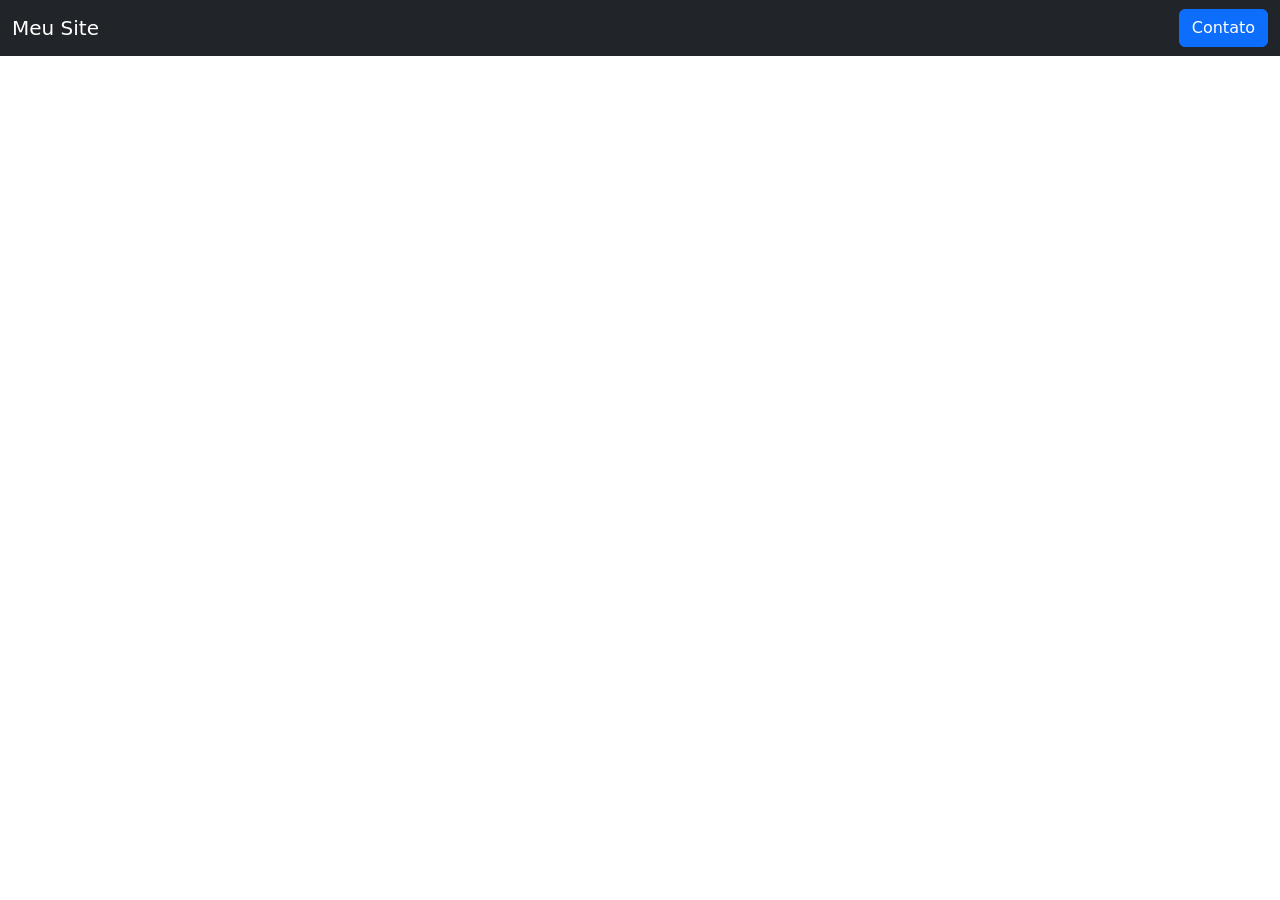
<file: ex10a-al-fazer-nav-modal-(ex)/ex10a.html>
<!DOCTYPE html>
<html lang="pt">
<head>
    <meta charset="UTF-8">
    <meta name="viewport" content="width=device-width, initial-scale=1">
    <title>Contato</title>
    <link href="https://cdn.jsdelivr.net/npm/bootstrap@5.3.2/dist/css/bootstrap.min.css" rel="stylesheet">
</head>
<body>
    

    <!-- 1ª Digitação (Aqui) -->
    <nav class="navbar navbar-expand-lg navbar-dark bg-dark">
    <div class="container-fluid">
        <a class="navbar-brand" href="#">Meu Site</a>
        <div class="collapse navbar-collapse" id="navbarNav">
            <ul class="navbar-nav ms-auto">
                <li class="nav-item">
                    <button type="button" class="btn btn-primary" data-bs-toggle="modal" data-bs-target="#modalContato">
                        Contato
                    </button>
                </li>
            </ul>
        </div>
    </div>
</nav>

<div class="modal fade" id="modalContato" tabindex="-1" aria-labelledby="modalContatoLabel" aria-hidden="true">
    <div class="modal-dialog">
        <div class="modal-content">
            <div class="modal-header">
                <h5 class="modal-title" id="modalContatoLabel">Entre em Contato</h5>
                <button type="button" class="btn-close" data-bs-dismiss="modal" aria-label="Close"></button>
            </div>
            <div class="modal-body">
                <form class="needs-validation" novalidate>
                    <div class="mb-3">
                        <label for="nome" class="form-label">Nome</label>
                        <input type="text" class="form-control" id="nome" required>
                        <div class="invalid-feedback">Por favor, insira seu nome.</div>
                    </div>
                    <div class="mb-3">
                        <label for="email" class="form-label">E-mail</label>
                        <input type="email" class="form-control" id="email" placeholder="nome@exemplo.com" required>
                        <div class="invalid-feedback">Insira um e-mail válido.</div>
                    </div>
                    <div class="mb-3">
                        <label for="mensagem" class="form-label">Mensagem</label>
                        <textarea class="form-control" id="mensagem" rows="3" required></textarea>
                        <div class="invalid-feedback">Escreva uma mensagem.</div>
                    </div>
                    <div class="modal-footer px-0 pb-0">
                        <button type="button" class="btn btn-secondary" data-bs-dismiss="modal">Fechar</button>
                        <button type="submit" class="btn btn-primary">Enviar</button>
                    </div>
                </form>
            </div>
        </div>
    </div>
</div>

<script>
    (function () {
        'use strict'
        var forms = document.querySelectorAll('.needs-validation')
        Array.prototype.slice.call(forms).forEach(function (form) {
            form.addEventListener('submit', function (event) {
                if (!form.checkValidity()) {
                    event.preventDefault()
                    event.stopPropagation()
                }
                form.classList.add('was-validated')
            }, false)
        })
    })()
</script>

<script src="https://cdn.jsdelivr.net/npm/bootstrap@5.3.2/dist/js/bootstrap.bundle.min.js"></script>
</body>
</html>
</file>
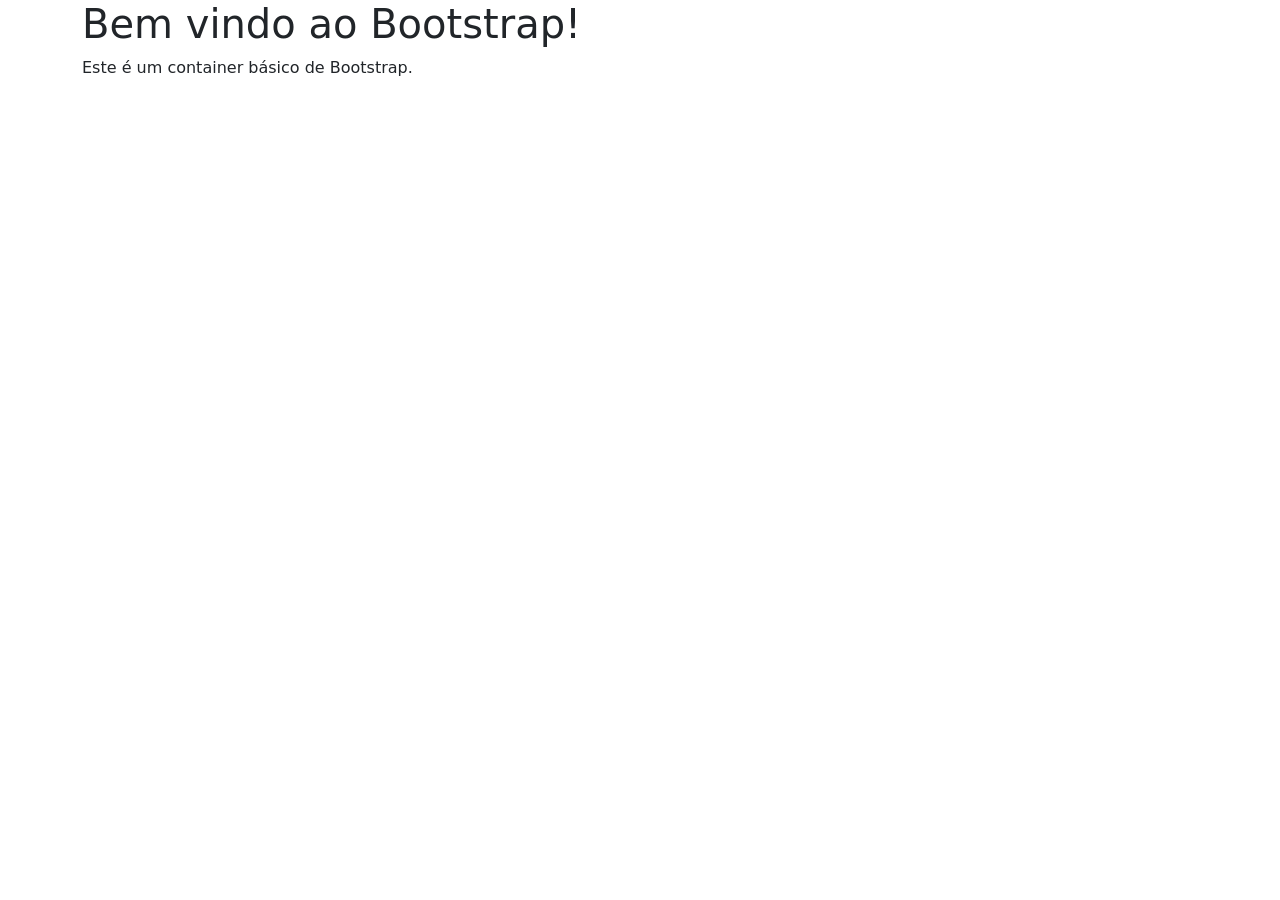
<file: ex1_instalacao-cdn/ex1.html>
<!DOCTYPE html>
<html lang="pt-br">
<head>
    <meta charset="UTF-8">
    <meta name="viewport" content="width=device-width, initial-scale=1.0">
    <title>Introdução ao Bootstrap</title>

    <!-- 1ª Digitação (Aqui) -->
    <link href="https://cdn.jsdelivr.net/npm/bootstrap@5.3.8/dist/css/bootstrap.min.css" rel="stylesheet" integrity="sha384-sRIl4kxILFvY47J16cr9ZwB07vP4J8+LH7qKQnuqkuIAvNWLzeN8tE5YBujZqJLB" crossorigin="anonymous">

</head>
<body>

    <!-- 2ª Digitação (Aqui) -->
     <div class="container">
        <h1>Bem vindo ao Bootstrap!</h1>
        <p>Este é um container básico de Bootstrap.</p>
     </div>

</body>
</html>
</file>
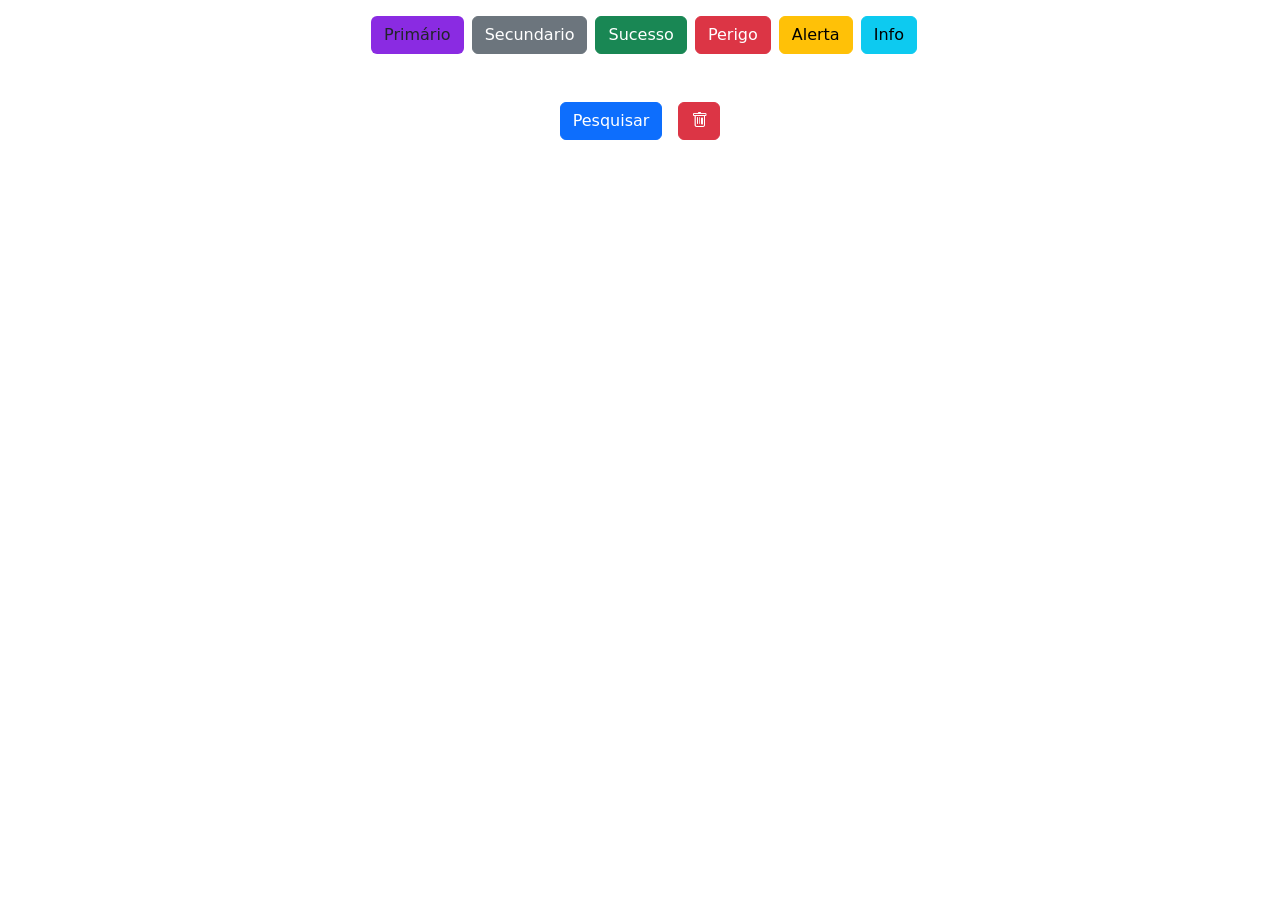
<file: ex3_botoes/ex3.html>
<!DOCTYPE html>
<html lang="pt-br">
<head>
    <meta charset="UTF-8">
    <meta name="viewport" content="width=device-width, initial-scale=1.0">
    <title>Botões Bootstrap</title>

    <!-- Bootstrap CSS -->
    <link href="https://cdn.jsdelivr.net/npm/bootstrap@5.3.0/dist/css/bootstrap.min.css" rel="stylesheet">

   <!-- CSS Personalizado -->
    <link rel="stylesheet" href="style.css">

    <!-- Bootstrap ícones -->
    <link rel="stylesheet" href="https://cdn.jsdelivr.net/npm/bootstrap-icons@1.11.3/font/bootstrap-icons.css">

</head>
<body>



    <!-- 1ª Digitação (Aqui) -->
     <div class="container d-flex justify-content-center mt-3">
        <button class="btn a ms-2">Primário</button>
        <button class="btn btn-secondary ms-2">Secundario</button>
        <button class="btn btn-success ms-2">Sucesso</button>
        <button class="btn btn-danger ms-2">Perigo</button>
        <button class="btn btn-warning ms-2">Alerta</button>
        <button class="btn btn-info ms-2">Info</button>
     </div>

     <div class="container d-flex justify-content-center mt-5">
        <!-- Botão com ícone -->
         <button class="btn btn-primary">
            <i class="bi bi-serch"></i> Pesquisar
         </button>

        <!-- Botão com ícone -->
         <button class="btn btn-danger ms-3">
            <i class="bi bi-trash"></i>
         </button>
     </div>
    <script src="https://cdn.jsdelivr.net/npm/bootstrap@5.3.0/dist/js/bootstrap.bundle.min.js"></script>
</body>
</html>
</file>
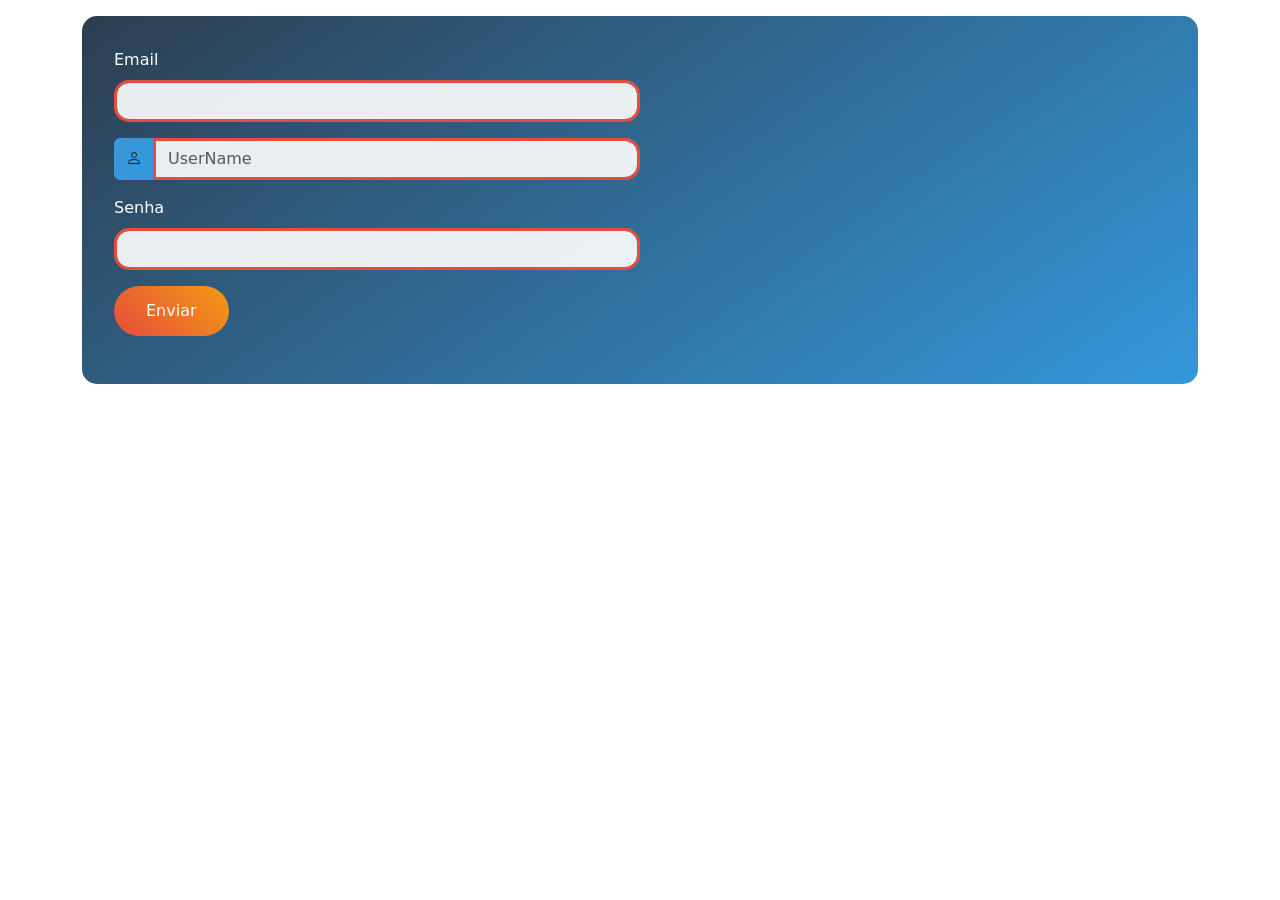
<file: ex4_formulario-sub-css/ex4.html>
<!DOCTYPE html>
<html lang="pt-br">
<head>
    <meta charset="UTF-8">
    <meta name="viewport" content="width=device-width, initial-scale=1.0">
    <title>Formulário Bootstrap Customizado</title>

    <!-- Bootstrap CSS -->
    <link href="https://cdn.jsdelivr.net/npm/bootstrap@5.3.0/dist/css/bootstrap.min.css" rel="stylesheet">
    
    <!-- Bootstrap ícones -->
    <link rel="stylesheet" href="https://cdn.jsdelivr.net/npm/bootstrap-icons@1.11.3/font/bootstrap-icons.css">
    
    <!-- CSS customizado -->
    <link rel="stylesheet" href="styles.css">
</head>
<body>


    <!-- 1ª Digitação (Aqui) -->
     <div class="container mt-3">
        <form class="custom-form">
            <div class="col-sm-6 mb-3">
                <label for="email" class="form-label">Email</label>
                <input type="email" class="form-control custom-input" id="email">
            </div>

            <div class="col-sm-6 mb-3">
                <div class="input-group">
                    <span class="input-group-text custom-icon">
                        <i class="bi bi-person"></i>
                    </span>
                     <input type="text" class="form-control custom-input" placeholder="UserName">
                </div>
            </div>

            <div class="col-sm-6 mb-3">
                <label for="senha" class="form-label">Senha</label>
                <input type="password" class="form-control custom-input mb-3" id="senha">
            </div>

            <button type="submit" class="btn btn-primary custom-button mb-3">Enviar</button>
        </form>
     </div>


    <script src="https://cdn.jsdelivr.net/npm/bootstrap@5.3.0/dist/js/bootstrap.bundle.min.js"></script>
</body>
</html>
</file>
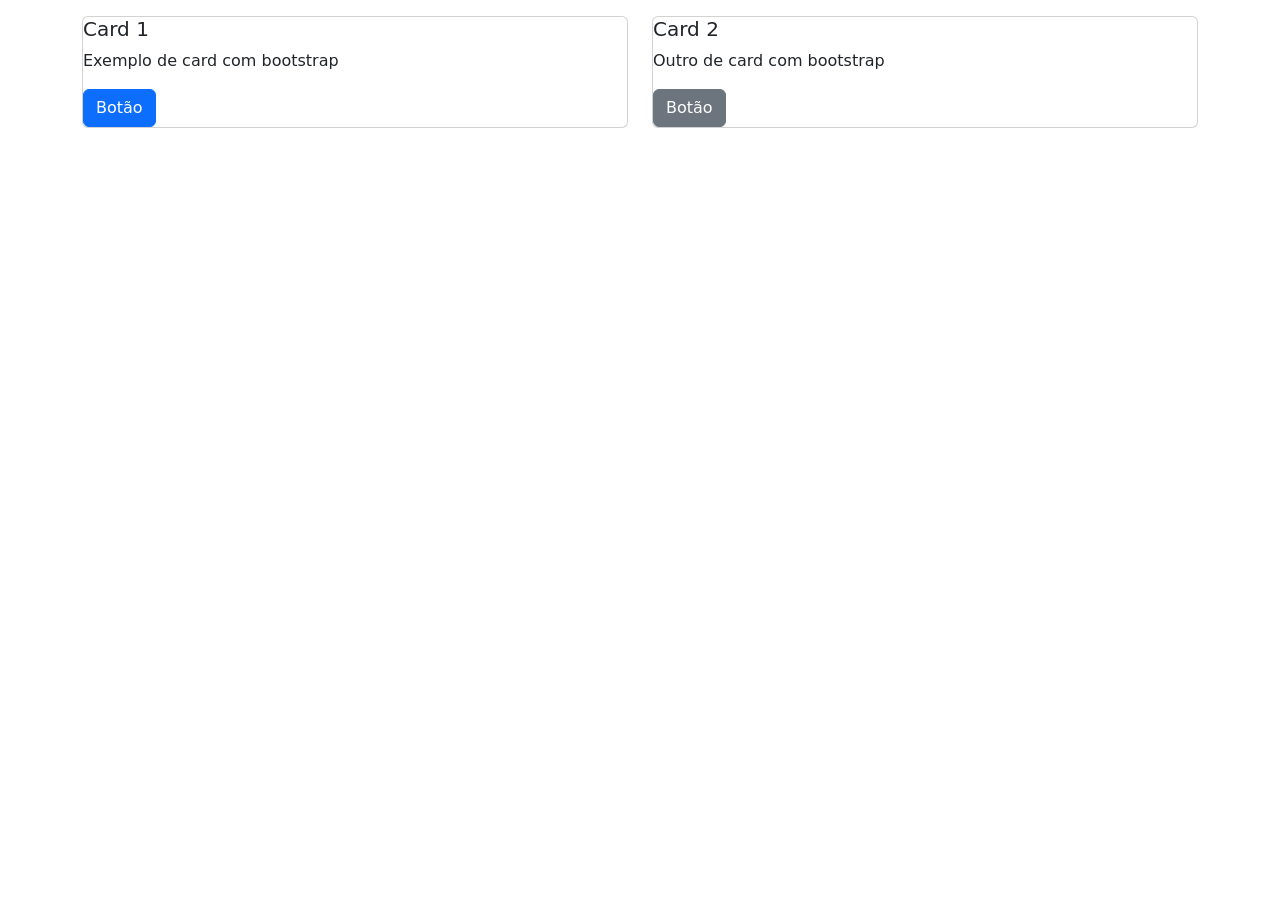
<file: ex5_cards/ex5.html>
<!DOCTYPE html>
<html lang="pt-br">
<head>
    <meta charset="UTF-8">
    <meta name="viewport" content="width=device-width, initial-scale=1.0">
    <title>Cards Bootstrap</title>

    <!-- Bootstrap via CDN -->
    <link href="https://cdn.jsdelivr.net/npm/bootstrap@5.3.0/dist/css/bootstrap.min.css" rel="stylesheet">
</head>
<body>


  <!-- 1ª Digitação (Aqui) -->
   <div class="container mt-3">
    <div class="row ">

      <div class="col-sm-6">
        <!-- coluna 1 -->
         <div class="card">
            <div class="card-boddy">
              <h5 class="card-tittle">Card 1</h5>
              <p class="card-text">Exemplo de card com bootstrap</p>
              <a href="#" class="btn btn-primary">Botão</a>
            </div>
         </div>
      </div>


   <div class="col-sm-6">
        <!-- coluna 2 -->
         <div class="card">
            <div class="card-boddy">
              <h5 class="card-tittle">Card 2</h5>
              <p class="card-text">Outro de card com bootstrap</p>
              <a href="#" class="btn btn-secondary md">Botão</a>
            </div>
         </div>
      </div>
 

    </div>
   </div>

    <script src="https://cdn.jsdelivr.net/npm/bootstrap@5.3.0/dist/js/bootstrap.bundle.min.js"></script>
</body>
</html>
</file>
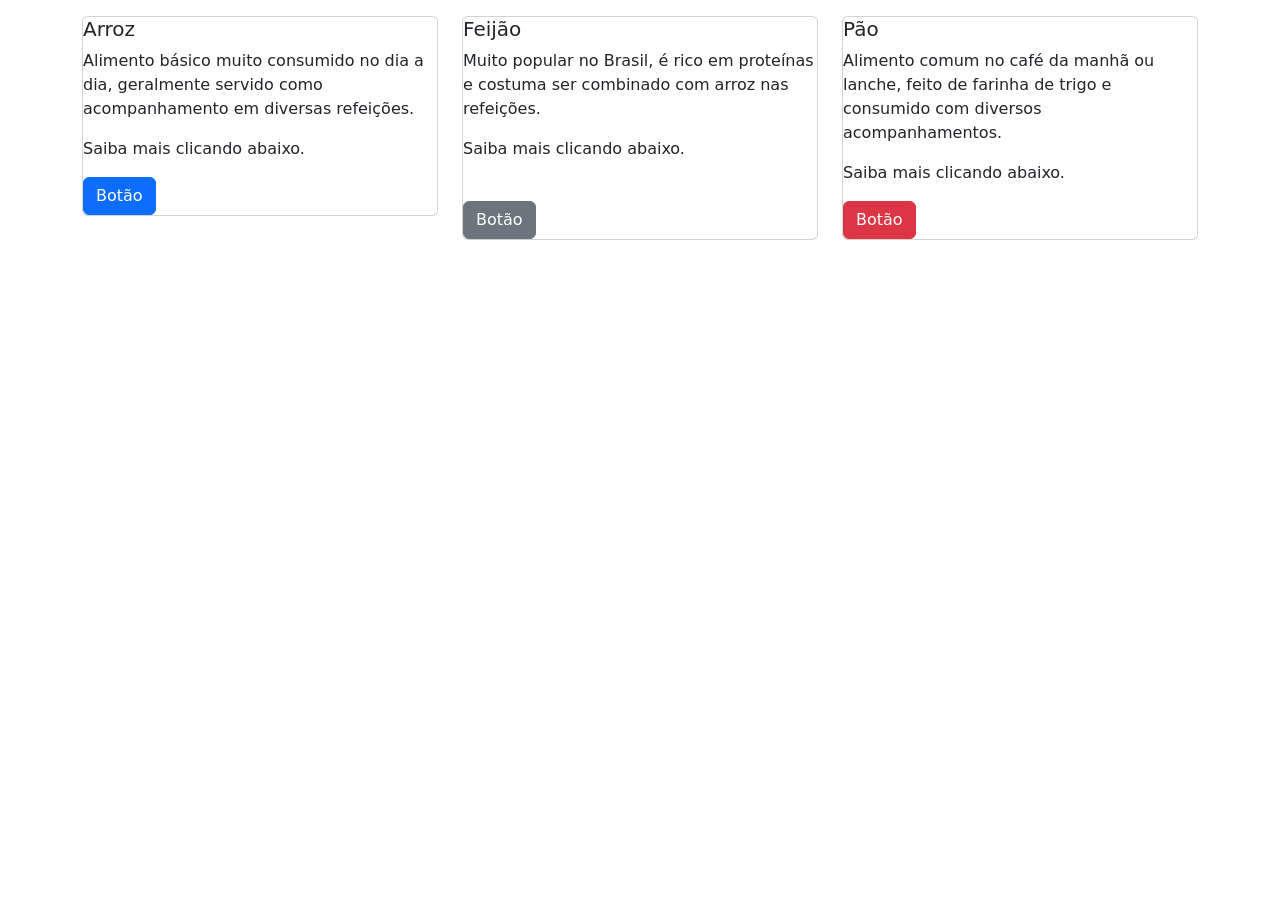
<file: ex5a-al-fazer-grid-(ex)/ex5a.html>
<!DOCTYPE html>
<html lang="pt-br">
<head>
    <meta charset="UTF-8">
    <meta name="viewport" content="width=device-width, initial-scale=1.0">
    <title>Cards Bootstrap</title>

    <!-- Bootstrap via CDN -->
    <link href="https://cdn.jsdelivr.net/npm/bootstrap@5.3.0/dist/css/bootstrap.min.css" rel="stylesheet">
</head>
<body>


  <!-- 1ª Digitação (Aqui) -->
   <div class="container mt-3">
    <div class="row ">

      <div class="col-sm-4">
        <!-- coluna 1 -->
         <div class="card">
            <div class="card-boddy">
              <h5 class="card-tittle">Arroz</h5>
              <p class="card-text">Alimento básico muito consumido no dia a dia, geralmente servido como acompanhamento em diversas refeições.</p>
              <p class="card-text">Saiba mais clicando abaixo.</p>
              <a href="#" class="btn btn-primary">Botão</a>
            </div>
         </div>
      </div>


   <div class="col-sm-4">
        <!-- coluna 2 -->
         <div class="card">
            <div class="card-boddy">
              <h5 class="card-tittle">Feijão</h5>
              <p class="card-text">Muito popular no Brasil, é rico em proteínas e costuma ser combinado com arroz nas refeições.</p>
              <p class="card-text">Saiba mais clicando abaixo.</p>
              <a href="#" class="btn btn-secondary mt-4">Botão</a>
            </div>
         </div>
      </div>
 
    <div class="col-sm-4">
            <!-- card 2 -->
            <div class="card">
                <div class="card-boddy">
                <h5 class="card-tittle">Pão</h5>
                <p class="card-text">Alimento comum no café da manhã ou lanche, feito de farinha de trigo e consumido com diversos acompanhamentos.</p>
                <p class="card-text">Saiba mais clicando abaixo.</p>
                <a href="#" class="btn btn-danger md">Botão</a>
                </div>
            </div>
        </div>

    </div>
   </div>

    <script src="https://cdn.jsdelivr.net/npm/bootstrap@5.3.0/dist/js/bootstrap.bundle.min.js"></script>
</body>
</html>
</file>
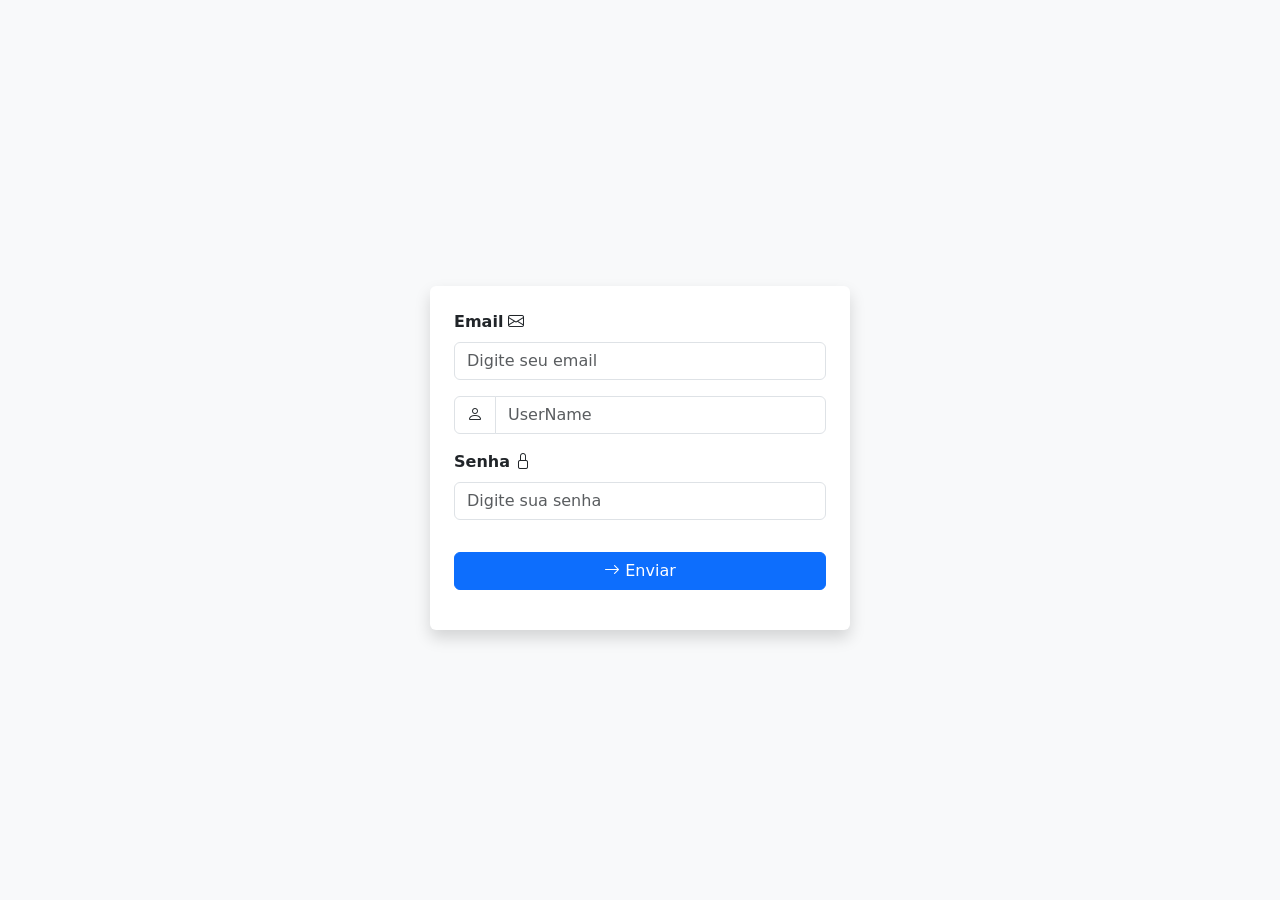
<file: ex5b-al-fazer-formulario-(ex)/ex5b.html>
<!DOCTYPE html>
<html lang="pt-br">
<head>
    <meta charset="UTF-8">
    <meta name="viewport" content="width=device-width, initial-scale=1.0">
    <title>Formulário Bootstrap Customizado</title>

    <!-- Bootstrap CSS -->
    <link href="https://cdn.jsdelivr.net/npm/bootstrap@5.3.0/dist/css/bootstrap.min.css" rel="stylesheet">
    
    <!-- Bootstrap ícones -->
    <link rel="stylesheet" href="https://cdn.jsdelivr.net/npm/bootstrap-icons@1.11.3/font/bootstrap-icons.css">
    
    <!-- CSS customizado -->
    <!-- <link rel="stylesheet" href="styles.css"> -->
</head>
<body class="bg-light d-flex align-items-center min-vh-100">

    <!-- 1ª Digitação (Aqui) -->
     <div class="container mt-3 d-flex justify-content-center ">
        <form class="custom-form card shadow p-4 border-0" style="max-width: 420px; width:100%;">
            
            <div class="col-sm-12 mb-3">
                <div class="input-group"></div>
                    <label for="email" class="form-label fw-semibold">Email</label>
                    <i class="bi bi-envelope"></i>
                <input type="email" class="form-control custom-input" id="email" placeholder="Digite seu email">
            </div>

            <div class="col-sm-12 mb-3">
                <div class="input-group">
                    <span class="input-group-text custom-icon bg-white">
                        <i class="bi bi-person"></i>
                    </span>
                     <input type="text" class="form-control custom-input" placeholder="UserName">
                </div>
            </div>

            <div class="col-sm-12 mb-3">
                <label for="senha" class="form-label fw-semibold">Senha</label>
                <i class="bi-lock"></i>

                <input type="password" class="form-control custom-input mb-3" id="senha" placeholder="Digite sua senha">
            </div>
            
            <button type="submit" class="btn btn-primary custom-button mb-3 bi-arrow-right">
                Enviar
            </button>

        </form>
     </div>

    <script src="https://cdn.jsdelivr.net/npm/bootstrap@5.3.0/dist/js/bootstrap.bundle.min.js"></script>
</body>
</html>
</file>
<file: ex13_projeto_imovi/css/styles.css>
* {
    font-family: 'Lato', sans-serif;
}

.bg-primary-color {
    background-color: #fff;
}

.bg-secondary-color {
    background-color: #ece8e2;
}

.bg-dark-color {
    background-color: #050505;
}

.primary-color {
    color: #050505;
}

.secondary-color {
    color: #7a7a7a;
}

/* NAVBAR */
#navbar {
    border-bottom: 1px solid #7a7a7a;
}

#navbar a {
    color: #050505;
}

#navbar a:hover {
    color: #7a7a7a;
}

#navbar .active {
    border-bottom: 1px solid #050505;
}

.navbar-brand {
    display: flex;
}

.navbar-brand img {
    width: 40px;
}

.navbar-brand span {
    font-weight: 700;
    font-size: 1.5rem;
    margin-left: 0.5rem;
}

#navbar-items .navbar-nav {
    display: flex;
    justify-content: center;
    width: 100%;
}

#navbar-items .nav-item {
    margin: 0 1em;
}

/* SLIDER */
#slider {
    margin-top: 8em;
    margin-bottom: 1em;
}

#slider .carousel-caption {
    bottom: 3em;
}

#slider .carousel-caption h5 {
    font-size: 2.5em;
    text-shadow: #000 2px 2px;
}

.btn {
    border-radius: 0;
}

#slider .btn {
    padding: 0.3em 0.8em;
    font-size: 1em;
    margin-top: 1em;
}

.carousel-control-prev,
.carousel-control-next {
    opacity: 0.7;
}

.carousel-control-prev i,
.carousel-control-next {
    opacity: 0.7;
}

.carousel-indicators [data-bs-target] {
    background-color: #222;
    opacity: 0.8;
}

.carousel-indicators .active {
    background-color: #000;
}

@media (min-width: 768px) {
    #slider .carousel-caption {
        bottom: 15em;
    }
    #slider .carousel-caption h5 {
        font-size: 4em;
        text-shadow: #000 2px 3px;
    }
    #slider .btn {
        padding: 0.6em 1.6em;
        font-size: 1.2em;
        margin-top: 1em;
    }
    .carousel-indicators {
        bottom: 7em;
    }
}

/* MINI BANNERS */
#mini-banners {
    margin-bottom: 4em;
}

#mini-banners .card {
    padding: 2em 0.3em;
    border-radius: 0;
}

#mini-banners i {
    font-size: 4em;
}

#mini-banners .card-tittle {
    margim-bottom: 1.5em;
}

#mini-banners .btn {
    margim-top: 1.5em;
    padding: 0.6em 1.2em;
}

#mini-banners .card {
    margin-bottom: 1em;
}

@media (min-width: 768px) {
    #mini-banners {
        margin-top: -6em;
    }
}

/* DESTAQUES */
#featured-container {
    margin-bottom: 4em;
}

.tittle {
    font-size: 1.75em;
    margin-bottom: 0.4em;
    position: relative;
}

.tittle:before {
    width: 75px;
    border-top: 4px solid #7a7a7a;
    content: '';
    position: absolute;
    bottom: 2em;
}

#featured-images {
    margin-top: 2em;
}

#featured-images .col-md-4 {
    position: relative;
    cursor: pointer;
}

#featured-images .col-md-4:hover > .banner-content {
    opacity: 0.8;
}

#featured-images .banner-content {
    position: absolute;
    top: 0;
    left: 0;
    height: 100%;
    width: 100%;
    background-color: #fff;
    display: flex;
    align-items: center;
    justify-content: center;
    flex-direction: column;
    opacity: 0.6;
    transition: 0.5s;
}

@media (min-width: 768px) {
    .title {
        font-size: 2.4em;
    }

    .title:before {
        bottom: 1.5em;
    }

    #featured-images .banner-content {
        opacity: 0;
    }
}

/* INFO */
#info-content {
    margin-bottom: 4em;
    padding: 4em 1em;
}

#info-numbers {
    margin-bottom: 4em;
    padding: 4em 1em;
}

#info-banner {
    align-items: center;
    display: flex;
    margin-bottom: 2.5em;
}

#info-numbers h3 {
    font-size: 3em;
}

@media (min-width: 768px) {
    #info-content {
        padding: 3.5em;
    }
}

/* FOOTER TOP */
#footer {
    padding: 3em 2em;
}

#footer-top {
    margin-bottom: 2em;
}

#footer-top,
#footer-top i {
    color: #fff;
}

#social-icons {
    text-align: right;
}

#social-icons i {
    margin-right: 1em;
    font-size: 1.5em;
    cursor: pointer;
}

#social-icons i:hover {
    color: #7a7a7a;
}

/* FOOTER DETAILS */
#footer-details {
    margin-bottom: 3em;
}

#news-container,
#contact-container,
#links-container {
    padding: 0;
    border: 0;
    margim-bottom: 2em;
}

#footer-details h4 {
    color: #fff;
    margin-bottom: 1.5em;
}

#news-container input {
    border-radius: 0;
    border: none;
}

#links-container li {
    margin-bottom: 0.5em;
}

#links-container a {
    text-decoration: none;
}

#links-container a:hover {
    color: #fff;
}

/* FOOTER BOTTOM */
#footer-bottom {
    border-top: 1px solid #7a7a7a;
    padding-top: 2em;
}

#footer-bottom i {
    color: #e61e10;
}

@media (min-width: 768px) {
    #news-container {
        padding-right: 2em;
    }

    #contact-container {
        padding: 0 2em;
        border-left: 1px solid #7a7a7a;
        border-right: 1px solid #7a7a7a;
    }

    #links-container {
        padding-left: 2em;
    }
}
</file>
<file: ex11_projeto_art/Art_(Alunos)/css/styles.css>
/* ESTILOS GERAIS */
* {
    color: #25282e;
}

a, i {
    transition: .5s;;
    text-decoration: none;
}

.secondary-color {
    color: #555;
}

.center-image {
    background-size: cover;
    background-position: center;
}

.btn {
    text-decoration: none;
    background-color: #25282e;
    color: #FFF;
    padding: 7px 18px;
    border-radius: 0;
}

.btn:hover {
    background-color: #333;
    color: #FFF;
}

/* HEADER */
#header {
    text-align: center;
    padding: 20px;
    border-bottom: 1px solid #CCC;
}

#header p {
    margin-bottom: 0;
}

#logo-container {
    display: flex;
    justify-content: center;
}

#logo {
    width: 40px;
    margin-right: 15px;
}

/* NAVBAR */
#navbar {
    padding: 10px;
    margin: 10px auto;
}

#navbar a {
    width: 80px;
    color: #444;
}

#navbar a:hover {
    color: #c1b696;
}

/* MAIN IMAGE */
.main-image {
    height: 400px;
    background-image: url(../img/g_1.jpg);
    margin-bottom: 30px;
    position: relative;
}

.main-image-info {
    background-color: #FFF;
    padding: 25px;
    position: absolute;
    left: 25px;
    bottom: 25px;
}

/* GALLERY */
#img-2 {
    background-image: url(../img/g_2.jpg);
}

#img-3 {
    background-image: url(../img/g_3.jpg);
}

#img-4 {
    background-image: url(../img/g_4.jpg);
}

#img-5 {
    background-image: url(../img/g_5.jpg);
}

#img-6 {
    background-image: url(../img/g_6.jpg);
}

#gallery-container h1 {
    text-align: center;
}

#gallery-container h1,
#gallery-container .col-md-6,
#gallery-container .col-xs-12 {
    margin-bottom: 50px;
}

.small-image-container {
    height: 250px;
    margin-bottom: 20px;
}

/* FOOTER */
footer {
    border-top: 1px solid #CCC;
    height: 250px;
    padding: 30px;
}

footer i {
    font-size: 20px;
}

#social-icons-container {
    padding: 25px;
}

#social-icons-container div {
    text-align: center;
}

footer p {
    text-align: center;
    margin: 20px;
}

a:hover i {
    color: #c1b696;
}
</file>
<file: ex12_projeto-perfectwatch/PerfectWatch (Completo)/PerfectWatch (Completo)/css/styles.css>
/* Define uma fonte padrão para todos os elementos */
*{
    font-family: 'Montserrat', sans-serif;
}

/* Estilos gerais para o corpo da página */
body {
    background-color: #252525; /* Cor de fundo do corpo */
    color: #FFF; /* Cor do texto */
}

/* Classes para diferentes cores de fundo */
.primary-bg-color {
    background-color: #252525;
}
.destaque {
    background-color: #0D0D0D;
}
.secondary-bg-color {
    background-color: #976DF2;
}
.light-bg-color {
    background-color: #FCF5EB;
}
.dark-bg-color {
    background-color: #0D0D0D;
}

/* Classes para diferentes cores de texto */
.primary-color {
    color: #976DF2;
}
.secondary-color {
    color: #F2F2F2;
}
.light-color {
    color: #FCF5EB;
}


/* Estilos para a barra de navegação (navbar) */

/* Ajusta a direção e alinhamento dos itens da barra de navegação */
#navbar .navbar-nav {
    flex-direction: row;
    justify-content: flex-end;
}

/* Define margem à esquerda para os itens da barra de navegação */
#navbar .navbar-nav li {
    margin-left: 1em;
}

/* Define a cor do texto e links na barra de navegação */
#navbar a,
#navbar button {
    color: #FFF;
}

/* Ajusta a posição dos itens da barra de navegação */
#navbar li {
    position: relative;
}

/* Define estilo para ícones na barra de navegação */
#navbar i {
    font-size: 20px;
}

/* Define estilo de cor quando o mouse passa sobre os ícones */
#navbar i:hover {
    color: #976DF2;
}

/* Define estilo para caixa com número (ex: quantidade de itens) */
#navbar span {
    position: absolute;
    top: -8px;
    right: -8px;
    width: 20px;
    height: 20px;
    border-radius: 50%;
    background-color: #EF3636;
    text-align: center;
}

/* Posiciona a caixa com número no item de sacola de compras */
#bag-item span {
    left: 20px;
}

/* Estilos para a marca/logo na barra de navegação */
.navbar-brand {
    font-weight: 700;
    width: 100%;
    text-align: center;
}

/* Estilo de hover para links 'sobre' */
.sobre a:hover {
    color: #0D0D0D !important; /* Importante para sobrepor outros estilos */
}

/* Ajusta estilo quando a largura da tela é maior do que 768px */
@media(min-width: 768px) {
    .navbar-brand {
        text-align: left;
    }
}

/* Ajusta o espaçamento entre itens da barra de navegação */
#navbar-items {
    justify-content: space-between;
}

/* Ajusta espaçamento quando a largura da tela é maior que 768px */
@media(min-width: 768px) {
    #navbar-items {
        display: flex;
        min-width: 80%;
    }
}

/* Estilos para formulários de busca e newsletter */
#search-form,
#news-form {
    width: 100%;
    margin: 2em 0;
}

/* Ajusta largura e margem quando a largura da tela é maior que 768px */
@media(min-width: 768px) {
    #search-form,
    #news-form {
        width: 50%;
        margin: 0;
    }
}

/* Estilos para campos de input em formulários */
#search-form,
#news-form {
    border: 2px solid #F2F2F2;
    border-radius: 3px;
    padding: 5px 15px;
}

/* Estilos para campos de input em formulários */
#search-form input,
#news-form input {
    background-color: transparent;
    border: none;
    color: #FFF;
}

/* Estilos para campos de input quando focados */
#search-form input:focus,
#news-form input:focus {
    box-shadow: none;
}

/* Estilos para placeholders em campos de input */
#search-form input::placeholder,
#news-form input::placeholder {
    color: #FFF;
}


/* Estilos para a barra de navegação inferior (bottom-navbar) */

/* Ajusta a posição dos itens na barra de navegação inferior */
#bottom-navbar-container .container {
    justify-content: flex-end;
}

/* Define cor do texto e links na barra de navegação inferior */
#bottom-navbar-container a {
    color: #FFF;
    font-weight: 600;
}

/* Define tamnho do ícone do botão para mostrar/esconder o menu */
.navbar-toggler {
    font-size: 1.5em;
}

/* Estilos para os banners */

/* Define espaçamento interno para o contêiner de banners */
#banners-container {
    padding: 0;
}

/* Posicionamento e espaçamento para a legenda do carousel */
.carousel-caption {
    bottom: 5em;
    padding: 1em;
    left: 12%;
    right: 12%;
}

/* Estilos para o título na legenda do carousel */
.carousel-caption h5 {
    font-size: 1.8rem;
}

/* Media query para telas com largura mínima de 768px */
@media(min-width: 768px) {
    /* Ajusta altura dos itens do carousel e imagens */
    #slider .carousel-item,
    #slider img {
        height: 600px;
    }

    /* Ajusta posicionamento e espaçamento da legenda do carousel */
    .carousel-caption {
        left: 23%;
        right: 23%;
    }

    /* Ajusta tamanho do título na legenda do carousel */
    .carousel-caption h5 {
        font-size: 4em;
    }
}

/* Estilos para os mini banners */
/* Ajusta margem superior para sobrepor os banners principais */
#mini-banners {
    margin-top: -3em;
    z-index: 10;
}

/* Estilos para as colunas dos mini banners */
#mini-banners .col-12 {
    z-index: 1;
    height: 300px;
    padding: 1.5rem;
    position: relative;
    display: flex;
    flex-direction: column;
    justify-content: space-between;
}

/* Media query para telas com largura mínima de 768px */
@media(min-width: 768px) {
    /* Ajusta largura máxima das colunas dos mini banners */
    #mini-banners .col-12 {
        max-width: 30%;
    }

    /* Ajusta tamanho do título nos mini banners */
    #mini-banners .col-12 h2 {
        font-size: 2.2em;
    }
}

/* Estilos para o título nos mini banners */
#mini-banners .col-12 h2 {
    text-transform: uppercase;
    max-width: 50px;
    font-size: 1.3em;
    font-weight: 700;
    line-height: 1em;
}

/* Estilos para as imagens nos mini banners */
#mini-banners .col-12 img {
    height: 220px;
    position: absolute;
    right: 1rem;
    bottom: 1rem;
}

 /* Estilos para links nos mini banners */
 #mini-banners .col-12 img {
    font-weight: bold;
    color: #FFF;
    font-size: .8rem;
    transition: .5s;
}

 /* Estilos de hover para links nos mini banners */
 #mini-banners .col-12 a:hover {
    color: #0D0D0D;
}

/* Estilos específicos para o primeiros mini banner */
#mini-banners #mini-banners-1 a:hover {
    color: #976DF2;
}

/* Estilos específicos para o terceiro mini banner  */
#mini-banners #mini-banner-3 a {
    color: #0D0D0D;
}

/* Estilos de hover específicos para o terceiro mini banner */
#mini-banners #mini-banner-3 a:hover {
    color: #976DF2;
}

/* ____________________________________________________ */
/* BEST SELLERS */

/* Define altura e ajusta o redimensionamento das imagens nos cartões */
.card-img-top {
    height: 200px;
    object-fit: cover;
}

/* Define espaçamento interno para a seção de best sellers */
#best-sellers {
    padding: 4em 0;
}
 /* Remove margens horizontais para a linha de produtos */
 #best-sellers .row {
    margin: 0;
 }

 /* Ajusta o espaçamento interno das colunas dos produtos */
 #best-sellers .col-md-3 {
    padding: 0;
 }

 /* Estilos para o título da seção */
 .title {
    text-transform: uppercase;
    font-weight: 900;
    font-size: 2.5em;
    margin-bottom: 1em;
    text-align: center;
 }

 /* Media query para telas com largura mínima de 768px */
 @media(min-width: 768px) {
    /* Ajusta o alinhamento do título para a esquerda */
    .title {
        text-align: left;
    }
 }

 /* Estilos para os preços */
 .original-price {
    font-size: 18px;
    color: #F2F2F2;
    text-decoration: line-through;
    margin-right: 10px;
 }

 .discount-price {
    font-size: 24px;
    color: #976DF2; /* Cor destacada para o preço mais baixo */
 }
 
 /* Estilos para os catões de produtos */
 .card {
    text-align: center;
    border-radius: 0;
 }

 /* Ajusta o tamanho da imagem nos cartões */
 .card img {
    width: 140px;
    margin: 2em auto;
 }

 /* Estilos paea a categoria de produtos nos cartões */
 .card .card-category {
    font-size: .8rem;
 }

 /* Estilos para o texto nos cartões */
 .card .card-text {
    margin: 2em 0;
    font-weight: bold;
 }

 /* Estilos para os botões de compra */
 .btn {
    background-color: transparent;
    border-color: #976DF2;
 }

 /* Estilos de hover para os botões de compra */
 .btn:hover {
    background-color: #976DF2;
    border-color: #976DF2;
 }

 /* _________________________________________________________ */
 /* BOTTOM BANNER */

 /* Define cor de fundo, espaçamento interno e margens para o banner */
 #bottom-banner {
    background-color: #0D0D0D;
    padding: 6em;
    margin-bottom: 4em;
    text-align: center;
 }

 /* Deine estilo para o subtítulo da oferta e título */
 #bottom-banner .offer-subtitle,
 #bottom-banner h2 {
    text-transform: uppercase;
    font-weight: bold;
 }

 /* Define tamanho máximo para a imagem */
 #bottom-banner img {
    max-width: 175px;
 }

 /* Mdia query para telas com largura mínima de 168px */
 @media(min-width:768px) {
    /* Ajusta tamanho do título para telas maiores */
    #bottom-banner h2 {
        font-size: 5em;
    }
 }

 /* ________________________________________________________*/
/* (Novidades) NEW PRODUCTS */

/* Define margem inferior para a seção de Novidades */
#new-products {
    margin-bottom: 5rem;
}

/* Estilos para o banner de Novidades */
#new-products-banner {
    display: flex;
    flex-direction: column;
    justify-content: center;
    align-items: center;
    background-color: #0D0D0D;
}

/* Estilos para título do banner de Novidades */
#new-products-banner h3 {
    text-transform: uppercase;
    font-weight: bold;
    margin-bottom: 1rem;
    font-size: 2rem;
}

/* Ajusta o espaçamento interno das colunas dos produtos */
#new-products .col-md-4 {
    padding: 0;
}

/* Define tamanho e margens para as imagens nos cartões de produtos */
#new-products .card img {
    height: 150px;
    width: 90px;
    margin: 2em auto;
}
 /* ________________________________________________________________ */

/* GALLERY */

/* Estilos para os cotainers das imagens */
#gallery .image-container {
    background-size: cover;
    background-position: center;
    height: 225px;
    cursor: pointer;
    transition: .5s;
    border: 3px solid #0D0D0D;
}

/* Estilos ao passar o mouse sobre as imagens */
#gallery .image-container:hover {
    border-color: #976DF2;
}
/* Define a imagem de fundo para cada container */
#insta1 {
    background-image: url('../img/insta1.jpg');
}

#insta2 {
    background-image: url('../img/insta2.jpg');
}

#insta3 {
    background-image: url('../img/insta3.jpg');
}
#insta4 {
    background-image: url('../img/insta4.jpg');
}
#insta5 {
    background-image: url('../img/insta5.jpg');
}
#insta6 {
    background-image: url('../img/insta6.jpg');
}

/* FOOTER */

/* Estilos para a linha que separa os links do rodapé */
#footer-links-container {
    border-bottom: 1px solid #F2F2F2;
}

/* Estilos para as colunas no rodapé */
#footer .footer-column {
    padding: 2em;
    flex-direction: column;
    align-items: center;
    justify-content: center;
    text-align: center;
}

/* Estilos para as colunas do rodapé em telas maiores */
@media(min-widht: 795px) {
    #footer .footer-column {
        padding: 5em 2em;
    }
}

/* Estilos para os títulos das colunas de links no rodapé */
#footer-lins-container h3 {
    margin-bottom: 25px;
    text-transform: uppercase;
}

/* Estilos para os itens de lista nos links do rodapé */
#footer-links-container li {
    font-size: .8em;
    text-align: center;
}

/* Estilos para os links nos itens de lista do rodapé */
#footer-links-container li a {
    text-decoration: none;
}

/* Estilos ao passar o mouse sobre os links nos itens de lista do rodapé */
#footer-links-container li a:hover {
    color: #976DF2;
}

/* Estilos para a coluna centralno rodapé */
#footer-center {
    border-left: 1px solid #F2F2F2;
    border-right: 1px solid #F2F2F2;
}

/* Estilos para o título da coluna central no rodapé */
#footer-center h3 {
    font-weight: 900;
}

/* Estilos para o número de telefone na coluna central do rodapé */
#footer-center .store-phone {
    color: #976DF2;
    font-weight: bold;
    font-size: 2rem;
    margin-top: -15px;
}


/* NEWS */

/* Estilos para o container da seção de newsletter */
#newsletter-container {
    background-color: #0D0D0D;
    border-bottom: 1px solid #F2F2F2;
    text-align: center;
    padding: 20px;
}

/* Estilos para o formulário de inscrição na newsletter */
#news-form {
    max-width: 600px;
    margin: 15px auto;
}

/* Estilos para o ícone no formulário de inscrição */
#news-form i {
    font-size: 1.5em;
}

/* Estilos para o botão no formulário de inscrição */
#news-form .btn {
    color: #FFF;
}

/* Estilos para o container das redes sociais */
#social-container {
    margin: 20px auto;
}

/* Estilos para os ícones de redes sociais */
#social-container i {
    font-size: 1.5em;
    margin: 10px;
    cursor: pointer;
    color: #F2F2F2;
    transition: .3s;
}

/* Estilos ao passar o mouse sobre os ícones de redes sociais */
#social-container i:hover {
    color: #976DF2;
}

/* COPY */

/* Estilos para o container de direitos autorais */
#copy-container {
    text-align: center;
    padding: 30px;
}
</file>
<file: ex3_botoes/style.css>
.a {
    background-color: blueviolet;
}
</file>
<file: ex4_formulario-sub-css/styles.css>
/* 2ª Digitação (Aqui) */
/* Formulários e inputs */

.custom-form {
    background: linear-gradient(145deg, #2c3e50, #3498db);
    padding: 2rem;
    border-radius: 15px;
}

.form-label {
    color: #fff;

}

.custom-icon {
    background-color: #3498db;
    border: #3498db;
}

.form-control.custom-input {
    border: 3px solid #e74c3c;
    border-radius: 15px;
    background-color: rgba(255, 255, 255, 0.9);
}

.form-control.custom-input:focus {
    border-color: #2ecc71;
    transform: scale(1.02);
}

.input-group {
    width: 100%;
}


.btn.btn-primary.custom-button {
    background: linear-gradient(45deg, #e74c3c, #f39c12);
    padding: 0.8rem 2rem;
    border-radius: 50px;
    border: none;
}



.btn.btn-primary.custom-button:hover {
    transform: translateY(-5px);
    box-shadow: 0 10px 20px rgba(231, 76, 60, 0.4);
}
</file>
